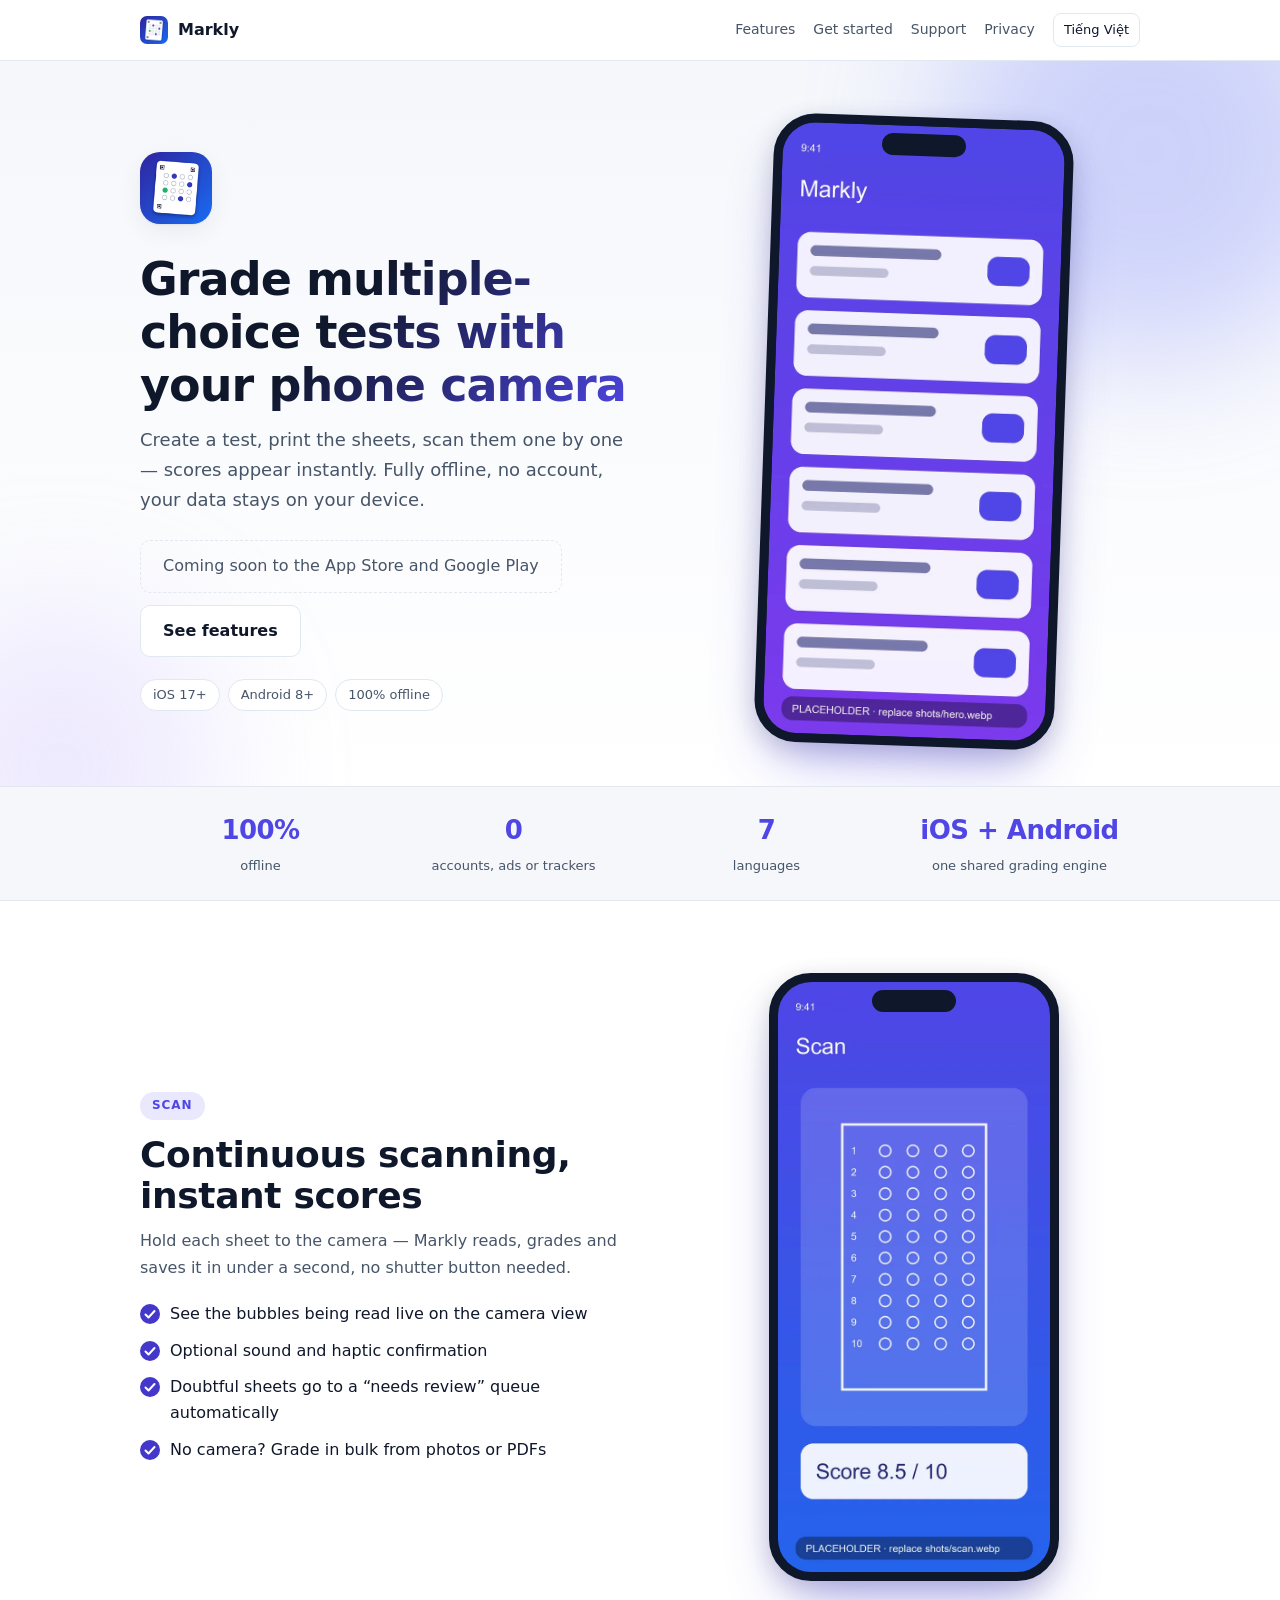
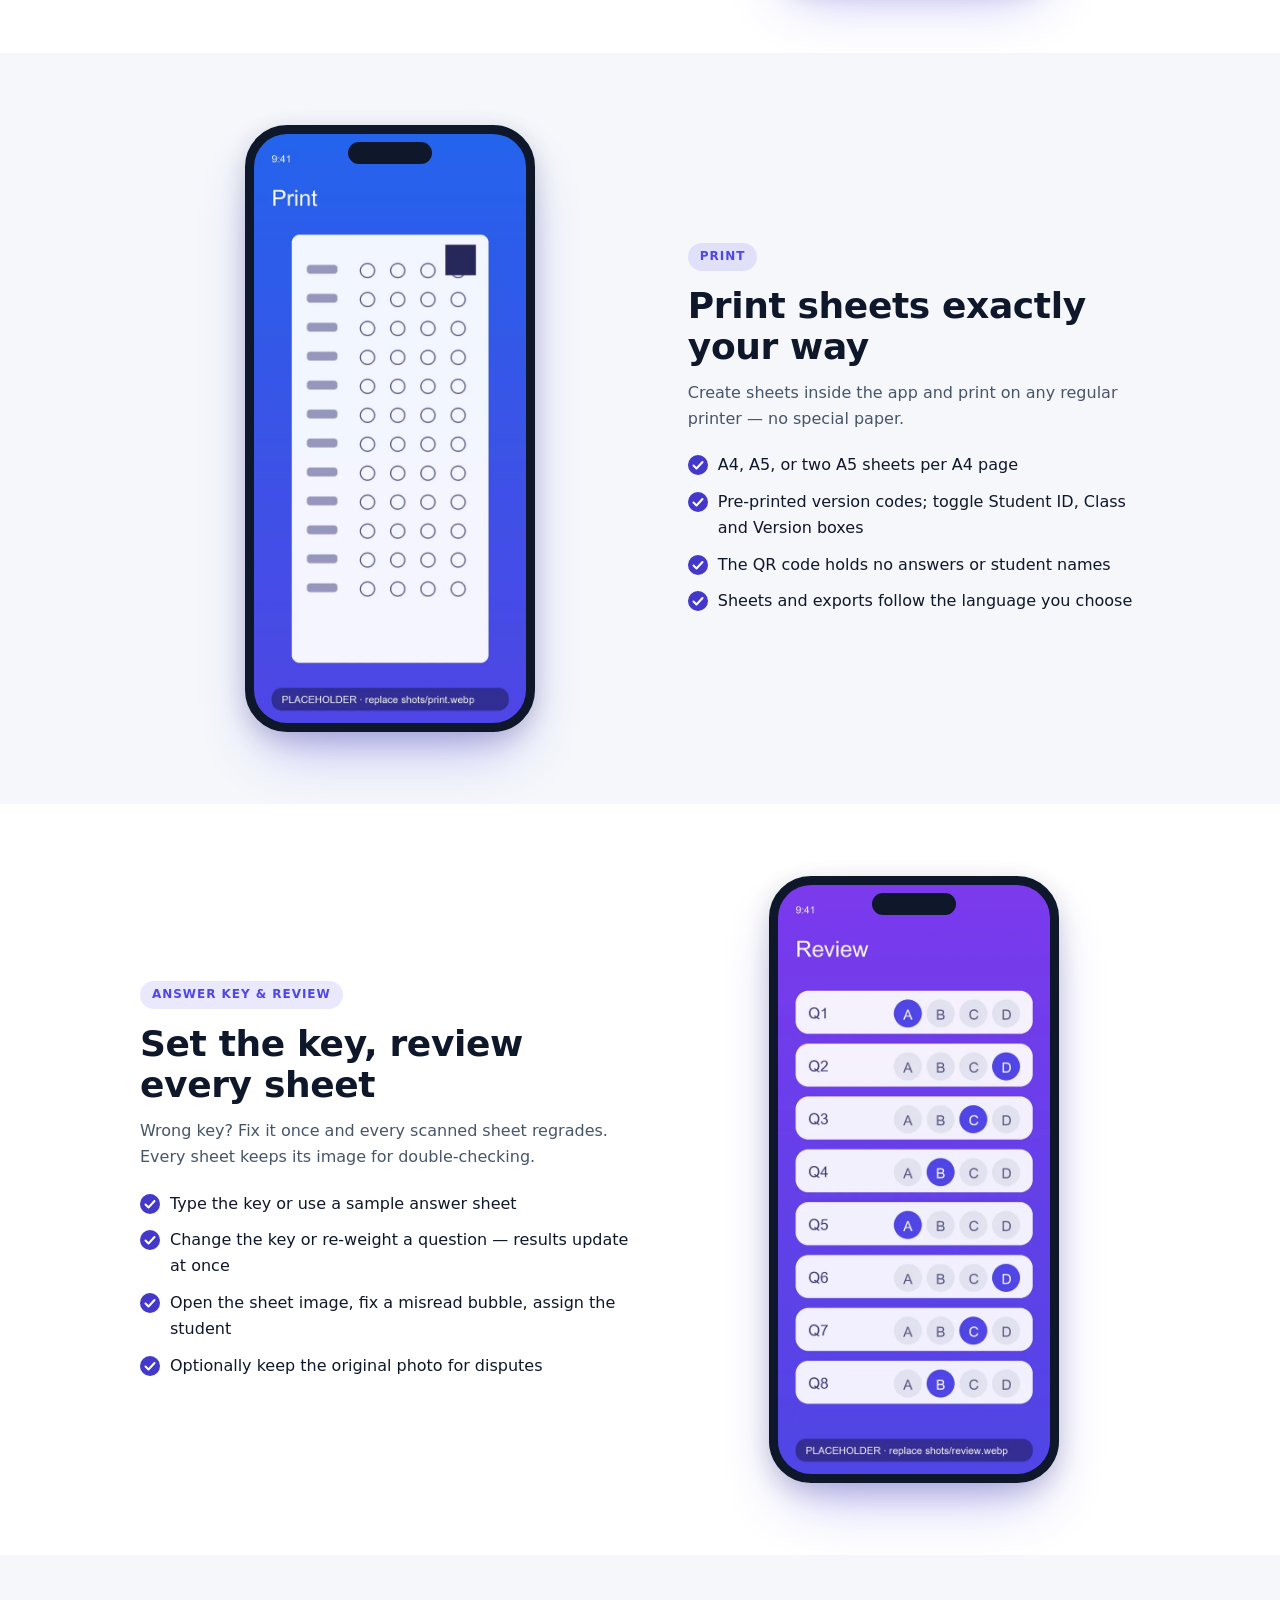
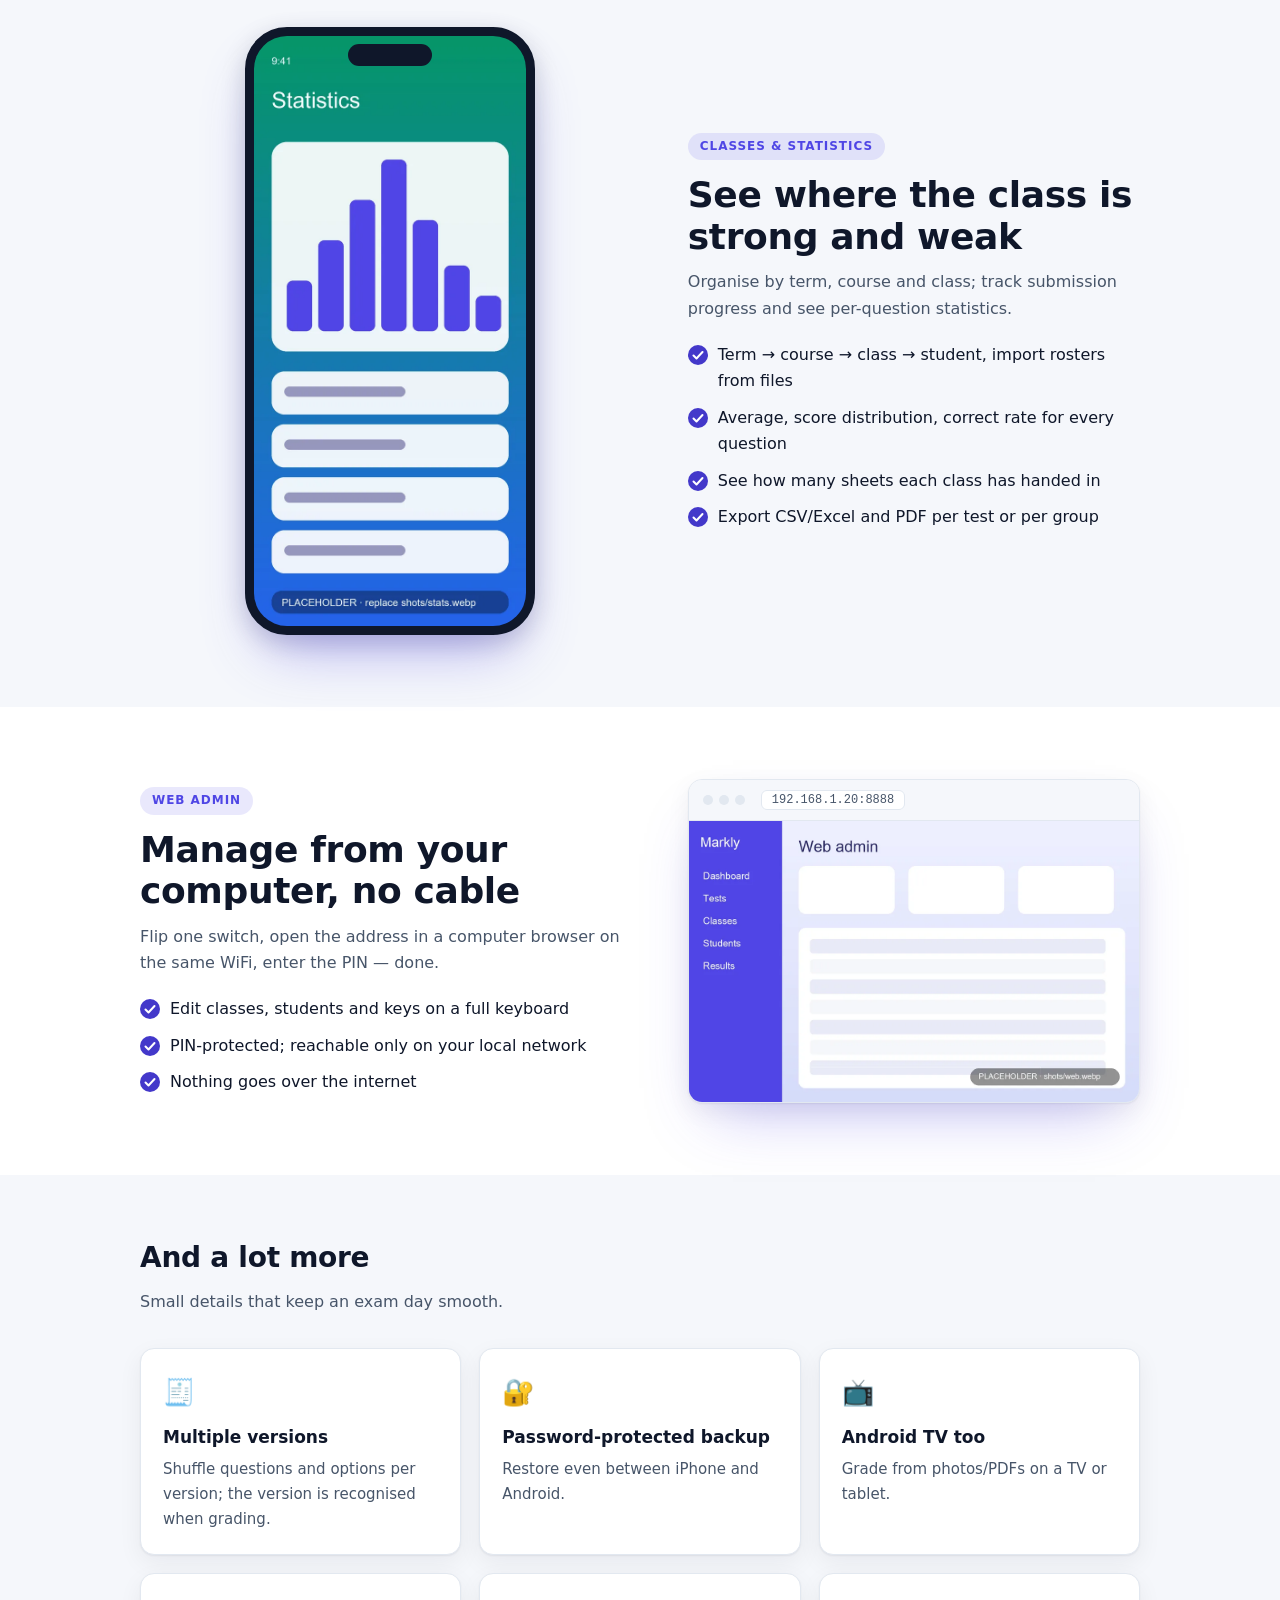
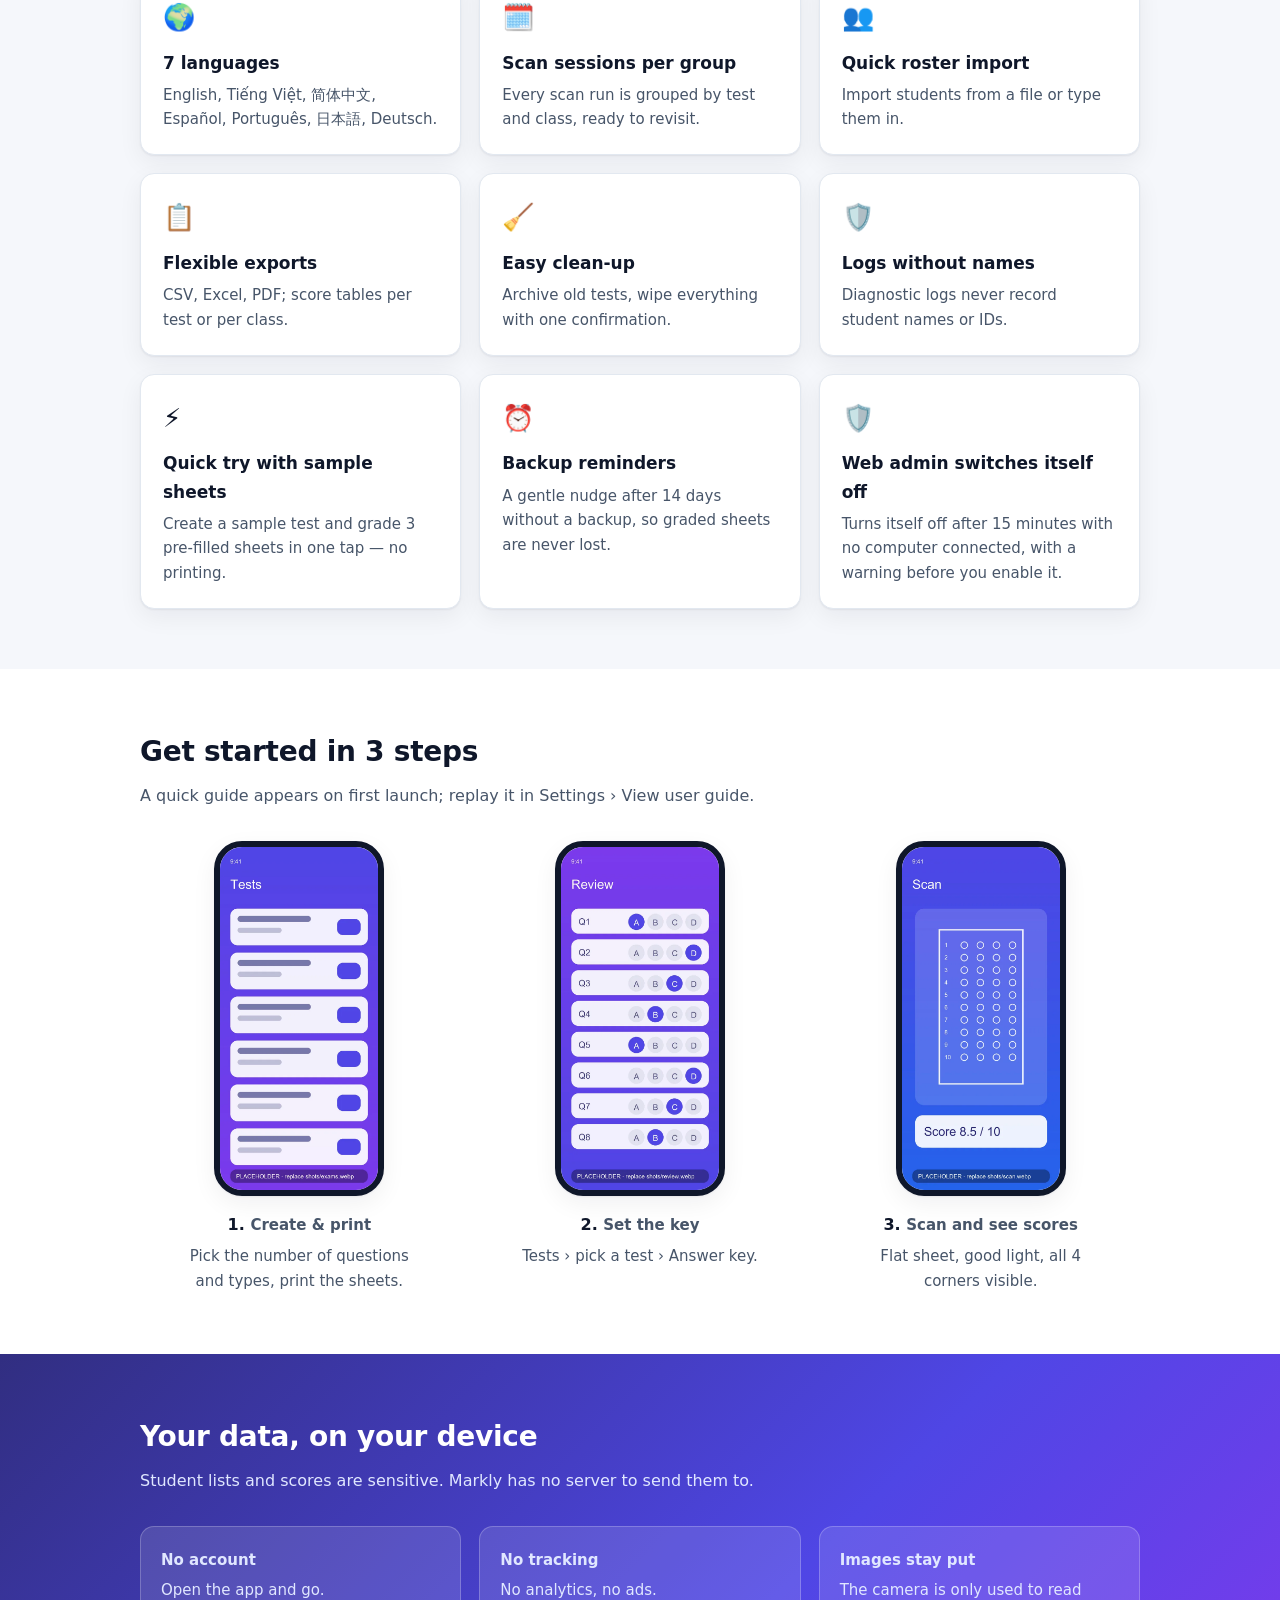
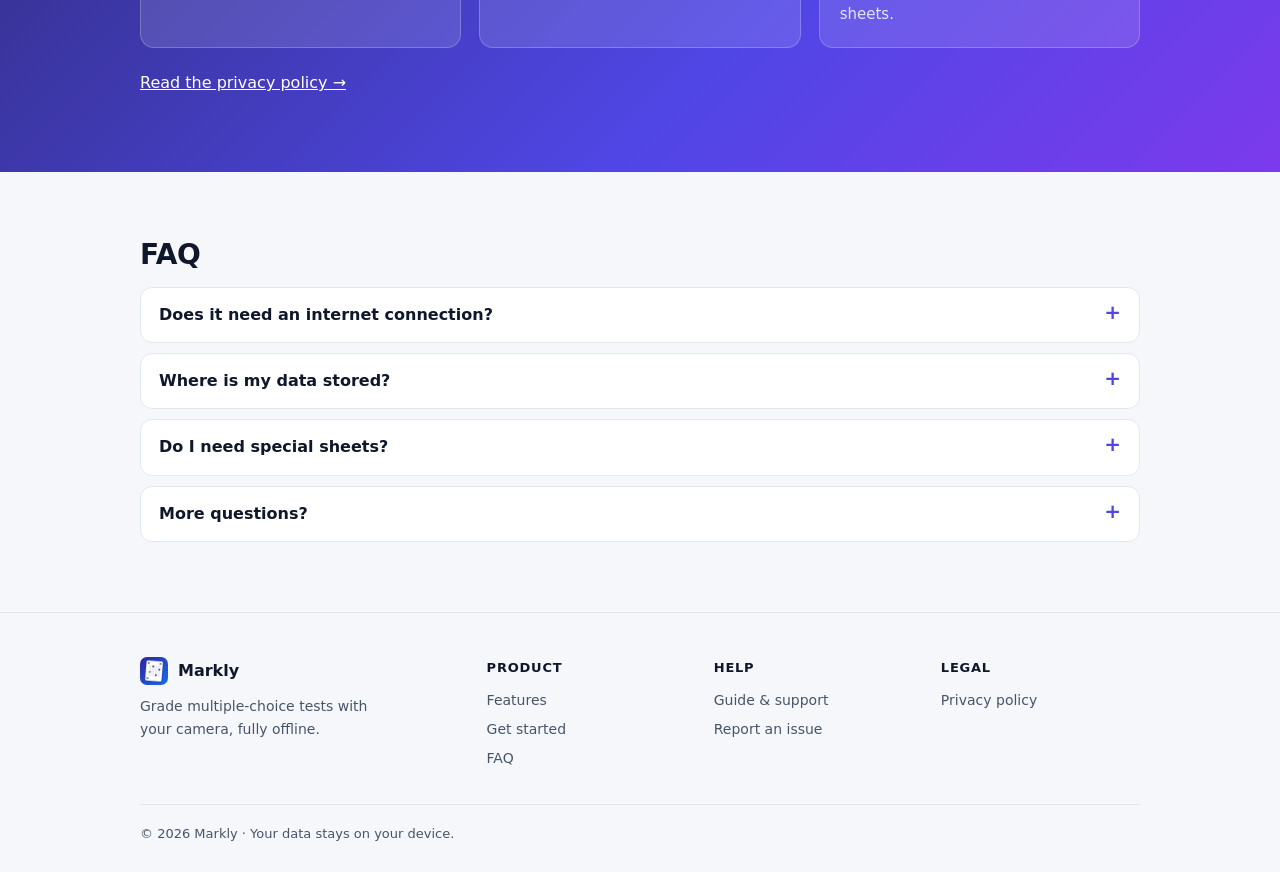
<file: index.html>
<!doctype html>
<html lang="vi">
<head>
<meta charset="utf-8">
<meta name="viewport" content="width=device-width,initial-scale=1">
<title>Markly — Grade multiple-choice tests with your camera</title>
<meta name="description" content="Markly chấm phiếu trắc nghiệm bằng camera, hoàn toàn offline. / Markly grades multiple-choice answer sheets with your camera, fully offline.">
<meta name="theme-color" content="#4f46e5">
<meta name="color-scheme" content="light dark">
<link rel="canonical" href="https://mvmanh.github.io/markly-app/">
<meta property="og:type" content="website">
<meta property="og:site_name" content="Markly">
<meta property="og:title" content="Markly — Grade multiple-choice tests with your camera">
<meta property="og:description" content="Markly chấm phiếu trắc nghiệm bằng camera, hoàn toàn offline. / Markly grades multiple-choice answer sheets with your camera, fully offline.">
<meta property="og:url" content="https://mvmanh.github.io/markly-app/">
<meta property="og:image" content="https://mvmanh.github.io/markly-app/og-image.jpg">
<meta property="og:image:width" content="1200">
<meta property="og:image:height" content="630">
<meta name="twitter:card" content="summary_large_image">
<meta name="twitter:title" content="Markly — Grade multiple-choice tests with your camera">
<meta name="twitter:description" content="Markly chấm phiếu trắc nghiệm bằng camera, hoàn toàn offline. / Markly grades multiple-choice answer sheets with your camera, fully offline.">
<meta name="twitter:image" content="https://mvmanh.github.io/markly-app/og-image.jpg">
<script type="application/ld+json">{"@context": "https://schema.org", "@type": "SoftwareApplication", "name": "Markly", "applicationCategory": "EducationalApplication", "operatingSystem": "iOS, Android", "description": "Grade multiple-choice answer sheets with your phone camera, fully offline.", "url": "https://mvmanh.github.io/markly-app/", "image": "https://mvmanh.github.io/markly-app/icon-128.png", "inLanguage": ["en", "vi", "zh-Hans", "es", "pt-BR", "ja", "de"]}</script>
<link rel="icon" href="favicon.png">
<link rel="apple-touch-icon" href="apple-touch-icon.png">
<link rel="stylesheet" href="style.css">
<script>document.documentElement.className+=" js"</script>
<script src="lang.js"></script>
</head>
<body data-tvi="Markly — Chấm trắc nghiệm bằng camera" data-ten="Markly — Grade multiple-choice tests with your camera">
<a class="skip" href="#main"><span data-l="vi">Bỏ qua điều hướng</span><span data-l="en">Skip to content</span></a>
<header class="nav"><div class="wrap">
  <a class="brand" href="./"><img src="icon-128.png" alt=""><span>Markly</span></a>
  <nav>
    <a class="hide-sm" href="./#features"><span data-l="vi">Tính năng</span><span data-l="en">Features</span></a>
    <a class="hide-sm" href="./#start"><span data-l="vi">Bắt đầu</span><span data-l="en">Get started</span></a>
    <a href="support.html"><span data-l="vi">Hỗ trợ</span><span data-l="en">Support</span></a>
    <a href="privacy.html"><span data-l="vi">Quyền riêng tư</span><span data-l="en">Privacy</span></a>
    <button class="lang" id="lang" type="button">English</button>
  </nav>
</div></header>

<main id="main">
<div class="hero"><div class="wrap split">
  <div class="txt">
    <img class="logo" src="icon-128.png" alt="Markly" width="72" height="72">
    <h1><span data-l="vi">Chấm bài trắc nghiệm bằng camera điện thoại</span><span data-l="en">Grade multiple-choice tests with your phone camera</span></h1>
    <p class="lead"><span data-l="vi">Tạo bài, in phiếu, quét từng tờ — điểm hiện ngay. Hoàn toàn offline, không tài khoản, dữ liệu chỉ nằm trên máy bạn.</span><span data-l="en">Create a test, print the sheets, scan them one by one — scores appear instantly. Fully offline, no account, your data stays on your device.</span></p>
    <div class="btns"><span class="soon"><span data-l="vi">Sắp có trên App Store và Google Play</span><span data-l="en">Coming soon to the App Store and Google Play</span></span><a class="btn" href="#features"><span data-l="vi">Xem tính năng</span><span data-l="en">See features</span></a></div>
    <div class="badges"><span class="badge">iOS 17+</span><span class="badge">Android 8+</span><span class="badge">100% offline</span></div>
  </div>
  <figure class="shot"><div class="phone"><img src="shots/hero.webp" width="600" height="1300" alt="Markly home screen"></div></figure>
</div></div>

<div class="stats"><div class="wrap">
  <div><b>100%</b><span><span data-l="vi">offline</span><span data-l="en">offline</span></span></div>
  <div><b>0</b><span><span data-l="vi">tài khoản, quảng cáo, theo dõi</span><span data-l="en">accounts, ads or trackers</span></span></div>
  <div><b>7</b><span><span data-l="vi">ngôn ngữ</span><span data-l="en">languages</span></span></div>
  <div><b>iOS + Android</b><span><span data-l="vi">dùng chung một lõi chấm</span><span data-l="en">one shared grading engine</span></span></div>
</div></div>

<div id="features"></div>
<section class="feat"><div class="wrap split">
  <div class="txt reveal">
    <span class="kicker"><span data-l="vi">Quét</span><span data-l="en">Scan</span></span>
    <h2><span data-l="vi">Quét liên tục, điểm hiện ngay</span><span data-l="en">Continuous scanning, instant scores</span></h2>
    <p class="sub"><span data-l="vi">Đưa từng phiếu vào camera — Markly đọc, chấm và lưu trong chưa đầy một giây, không cần bấm chụp.</span><span data-l="en">Hold each sheet to the camera — Markly reads, grades and saves it in under a second, no shutter button needed.</span></p>
    <ul class="ticks">
        <li><span data-l="vi">Hiện ô đang đọc ngay trên khung camera</span><span data-l="en">See the bubbles being read live on the camera view</span></li>
        <li><span data-l="vi">Âm thanh và rung xác nhận (tùy chọn)</span><span data-l="en">Optional sound and haptic confirmation</span></li>
        <li><span data-l="vi">Phiếu nghi ngờ tự vào hàng đợi “cần xem lại”</span><span data-l="en">Doubtful sheets go to a “needs review” queue automatically</span></li>
        <li><span data-l="vi">Không có camera? Chấm hàng loạt từ ảnh hoặc PDF</span><span data-l="en">No camera? Grade in bulk from photos or PDFs</span></li>
    </ul>
  </div>
  <figure class="shot reveal"><div class="phone"><img src="shots/scan.webp" width="600" height="1300" alt="Scanning a sheet with the camera" loading="lazy"></div></figure>
</div></section>
<section class="feat alt"><div class="wrap split flip">
  <div class="txt reveal">
    <span class="kicker"><span data-l="vi">In phiếu</span><span data-l="en">Print</span></span>
    <h2><span data-l="vi">In phiếu đúng ý bạn</span><span data-l="en">Print sheets exactly your way</span></h2>
    <p class="sub"><span data-l="vi">Tạo phiếu ngay trong app, in bằng máy in thường — không cần mua giấy chuyên dụng.</span><span data-l="en">Create sheets inside the app and print on any regular printer — no special paper.</span></p>
    <ul class="ticks">
        <li><span data-l="vi">Khổ A4, A5 hoặc 2 phiếu A5 trên một tờ A4</span><span data-l="en">A4, A5, or two A5 sheets per A4 page</span></li>
        <li><span data-l="vi">In sẵn mã đề; bật/tắt ô Mã SV, Lớp, Mã đề</span><span data-l="en">Pre-printed version codes; toggle Student ID, Class and Version boxes</span></li>
        <li><span data-l="vi">Mã QR trên phiếu không chứa đáp án hay tên sinh viên</span><span data-l="en">The QR code holds no answers or student names</span></li>
        <li><span data-l="vi">Phiếu và tệp xuất theo ngôn ngữ bạn chọn</span><span data-l="en">Sheets and exports follow the language you choose</span></li>
    </ul>
  </div>
  <figure class="shot reveal"><div class="phone"><img src="shots/print.webp" width="600" height="1300" alt="Print-ready answer sheet" loading="lazy"></div></figure>
</div></section>
<section class="feat"><div class="wrap split">
  <div class="txt reveal">
    <span class="kicker"><span data-l="vi">Đáp án & xem lại</span><span data-l="en">Answer key & review</span></span>
    <h2><span data-l="vi">Nhập đáp án, xem lại từng bài</span><span data-l="en">Set the key, review every sheet</span></h2>
    <p class="sub"><span data-l="vi">Sai đáp án? Sửa một lần, mọi bài đã quét tự chấm lại. Mọi bài đều giữ ảnh để đối chiếu.</span><span data-l="en">Wrong key? Fix it once and every scanned sheet regrades. Every sheet keeps its image for double-checking.</span></p>
    <ul class="ticks">
        <li><span data-l="vi">Nhập đáp án tay hoặc dùng một bài làm mẫu</span><span data-l="en">Type the key or use a sample answer sheet</span></li>
        <li><span data-l="vi">Đổi đáp án, cho điểm lại — kết quả cập nhật ngay</span><span data-l="en">Change the key or re-weight a question — results update at once</span></li>
        <li><span data-l="vi">Xem lại ảnh phiếu, sửa ô đọc sai, gắn tên sinh viên</span><span data-l="en">Open the sheet image, fix a misread bubble, assign the student</span></li>
        <li><span data-l="vi">Lưu ảnh gốc để đối chiếu khi có thắc mắc (tùy chọn)</span><span data-l="en">Optionally keep the original photo for disputes</span></li>
    </ul>
  </div>
  <figure class="shot reveal"><div class="phone"><img src="shots/review.webp" width="600" height="1300" alt="Answer key and review screen" loading="lazy"></div></figure>
</div></section>
<section class="feat alt"><div class="wrap split flip">
  <div class="txt reveal">
    <span class="kicker"><span data-l="vi">Lớp học & thống kê</span><span data-l="en">Classes & statistics</span></span>
    <h2><span data-l="vi">Biết lớp học tốt ở đâu, yếu ở đâu</span><span data-l="en">See where the class is strong and weak</span></h2>
    <p class="sub"><span data-l="vi">Sắp xếp theo học kỳ, môn và lớp; theo dõi tiến độ thu bài và xem thống kê từng câu hỏi.</span><span data-l="en">Organise by term, course and class; track submission progress and see per-question statistics.</span></p>
    <ul class="ticks">
        <li><span data-l="vi">Học kỳ → môn → lớp → sinh viên, nhập danh sách từ tệp</span><span data-l="en">Term → course → class → student, import rosters from files</span></li>
        <li><span data-l="vi">Điểm trung bình, phân bố điểm, tỉ lệ đúng từng câu</span><span data-l="en">Average, score distribution, correct rate for every question</span></li>
        <li><span data-l="vi">Theo dõi lớp nào đã nộp bao nhiêu bài</span><span data-l="en">See how many sheets each class has handed in</span></li>
        <li><span data-l="vi">Xuất CSV/Excel và PDF theo bài hoặc theo nhóm</span><span data-l="en">Export CSV/Excel and PDF per test or per group</span></li>
    </ul>
  </div>
  <figure class="shot reveal"><div class="phone"><img src="shots/stats.webp" width="600" height="1300" alt="Class statistics" loading="lazy"></div></figure>
</div></section>
<section class="feat"><div class="wrap split">
  <div class="txt reveal">
    <span class="kicker"><span data-l="vi">Web quản trị</span><span data-l="en">Web admin</span></span>
    <h2><span data-l="vi">Quản lý trên máy tính, không cần cáp</span><span data-l="en">Manage from your computer, no cable</span></h2>
    <p class="sub"><span data-l="vi">Bật một công tắc, mở địa chỉ trên trình duyệt máy tính cùng mạng WiFi, nhập PIN là xong.</span><span data-l="en">Flip one switch, open the address in a computer browser on the same WiFi, enter the PIN — done.</span></p>
    <ul class="ticks">
        <li><span data-l="vi">Sửa lớp, sinh viên, đáp án trên bàn phím lớn</span><span data-l="en">Edit classes, students and keys on a full keyboard</span></li>
        <li><span data-l="vi">Có mã PIN; chỉ truy cập được trong mạng nội bộ</span><span data-l="en">PIN-protected; reachable only on your local network</span></li>
        <li><span data-l="vi">Không có dữ liệu nào đi qua internet</span><span data-l="en">Nothing goes over the internet</span></li>
    </ul>
  </div>
  <figure class="shot reveal"><div class="browser"><div class="bar"><i></i><i></i><i></i><span>192.168.1.20:8888</span></div><img src="shots/web.webp" width="1120" height="700" alt="Web admin in a browser" loading="lazy"></div></figure>
</div></section>

<section class="alt" id="more"><div class="wrap">
  <h2><span data-l="vi">Và còn nhiều hơn thế</span><span data-l="en">And a lot more</span></h2>
  <p class="sub"><span data-l="vi">Những chi tiết nhỏ giúp một kỳ thi trôi chảy.</span><span data-l="en">Small details that keep an exam day smooth.</span></p>
  <div class="grid">
    <div class="card reveal"><div class="ic">🧾</div><h3><span data-l="vi">Nhiều mã đề</span><span data-l="en">Multiple versions</span></h3><p><span data-l="vi">Xáo thứ tự câu/đáp án theo từng mã đề, tự nhận mã đề khi chấm.</span><span data-l="en">Shuffle questions and options per version; the version is recognised when grading.</span></p></div>
    <div class="card reveal"><div class="ic">🔐</div><h3><span data-l="vi">Sao lưu có mật khẩu</span><span data-l="en">Password-protected backup</span></h3><p><span data-l="vi">Khôi phục được cả giữa iPhone và Android.</span><span data-l="en">Restore even between iPhone and Android.</span></p></div>
    <div class="card reveal"><div class="ic">📺</div><h3><span data-l="vi">Cả Android TV</span><span data-l="en">Android TV too</span></h3><p><span data-l="vi">Chấm từ ảnh/PDF ngay trên TV hoặc máy tính bảng.</span><span data-l="en">Grade from photos/PDFs on a TV or tablet.</span></p></div>
    <div class="card reveal"><div class="ic">🌍</div><h3><span data-l="vi">7 ngôn ngữ</span><span data-l="en">7 languages</span></h3><p><span data-l="vi">English, Tiếng Việt, 简体中文, Español, Português, 日本語, Deutsch.</span><span data-l="en">English, Tiếng Việt, 简体中文, Español, Português, 日本語, Deutsch.</span></p></div>
    <div class="card reveal"><div class="ic">🗓️</div><h3><span data-l="vi">Phiên quét theo nhóm</span><span data-l="en">Scan sessions per group</span></h3><p><span data-l="vi">Mỗi lần quét gom theo bài và lớp, xem lại bất cứ lúc nào.</span><span data-l="en">Every scan run is grouped by test and class, ready to revisit.</span></p></div>
    <div class="card reveal"><div class="ic">👥</div><h3><span data-l="vi">Nhập danh sách nhanh</span><span data-l="en">Quick roster import</span></h3><p><span data-l="vi">Nhập sinh viên từ tệp hoặc gõ tay.</span><span data-l="en">Import students from a file or type them in.</span></p></div>
    <div class="card reveal"><div class="ic">📋</div><h3><span data-l="vi">Xuất đủ kiểu</span><span data-l="en">Flexible exports</span></h3><p><span data-l="vi">CSV, Excel, PDF; bảng điểm theo bài hoặc theo lớp.</span><span data-l="en">CSV, Excel, PDF; score tables per test or per class.</span></p></div>
    <div class="card reveal"><div class="ic">🧹</div><h3><span data-l="vi">Dọn dẹp dễ dàng</span><span data-l="en">Easy clean-up</span></h3><p><span data-l="vi">Lưu trữ bài cũ, xóa toàn bộ dữ liệu bằng một lần xác nhận.</span><span data-l="en">Archive old tests, wipe everything with one confirmation.</span></p></div>
    <div class="card reveal"><div class="ic">🛡️</div><h3><span data-l="vi">Nhật ký không chứa tên</span><span data-l="en">Logs without names</span></h3><p><span data-l="vi">Nhật ký chẩn đoán không bao giờ ghi tên hay mã sinh viên.</span><span data-l="en">Diagnostic logs never record student names or IDs.</span></p></div>
    <div class="card reveal"><div class="ic">⚡</div><h3><span data-l="vi">Thử nhanh bằng phiếu mẫu</span><span data-l="en">Quick try with sample sheets</span></h3><p><span data-l="vi">Tạo bài mẫu và chấm 3 phiếu đã tô sẵn chỉ bằng một chạm, không cần in giấy.</span><span data-l="en">Create a sample test and grade 3 pre-filled sheets in one tap — no printing.</span></p></div>
    <div class="card reveal"><div class="ic">⏰</div><h3><span data-l="vi">Nhắc sao lưu</span><span data-l="en">Backup reminders</span></h3><p><span data-l="vi">Nhắc nhẹ khi đã 14 ngày chưa sao lưu để không mất bài đã chấm.</span><span data-l="en">A gentle nudge after 14 days without a backup, so graded sheets are never lost.</span></p></div>
    <div class="card reveal"><div class="ic">🛡️</div><h3><span data-l="vi">Web tự tắt khi không dùng</span><span data-l="en">Web admin switches itself off</span></h3><p><span data-l="vi">Tự tắt sau 15 phút không có máy tính kết nối; có cảnh báo trước khi bật.</span><span data-l="en">Turns itself off after 15 minutes with no computer connected, with a warning before you enable it.</span></p></div>
  </div>
</div></section>

<section id="start"><div class="wrap">
  <h2><span data-l="vi">Bắt đầu trong 3 bước</span><span data-l="en">Get started in 3 steps</span></h2>
  <p class="sub"><span data-l="vi">Lần đầu mở app sẽ có hướng dẫn nhanh; xem lại ở Cài đặt › Xem hướng dẫn sử dụng.</span><span data-l="en">A quick guide appears on first launch; replay it in Settings › View user guide.</span></p>
  <ol class="steps3">
    <li class="reveal"><div class="mini"><img src="shots/exams.webp" width="600" height="1300" alt="" loading="lazy"></div><b><span data-l="vi">Tạo bài &amp; in phiếu</span><span data-l="en">Create &amp; print</span></b><span><span data-l="vi">Chọn số câu và kiểu câu hỏi, in phiếu.</span><span data-l="en">Pick the number of questions and types, print the sheets.</span></span></li>
    <li class="reveal"><div class="mini"><img src="shots/review.webp" width="600" height="1300" alt="" loading="lazy"></div><b><span data-l="vi">Nhập đáp án</span><span data-l="en">Set the key</span></b><span><span data-l="vi">Bài kiểm tra › chọn bài › Đáp án.</span><span data-l="en">Tests › pick a test › Answer key.</span></span></li>
    <li class="reveal"><div class="mini"><img src="shots/scan.webp" width="600" height="1300" alt="" loading="lazy"></div><b><span data-l="vi">Quét và xem điểm</span><span data-l="en">Scan and see scores</span></b><span><span data-l="vi">Đặt phiếu phẳng, đủ sáng, thấy 4 góc.</span><span data-l="en">Flat sheet, good light, all 4 corners visible.</span></span></li>
  </ol>
</div></section>

<section class="privacy"><div class="wrap">
  <h2><span data-l="vi">Dữ liệu của bạn, trên máy của bạn</span><span data-l="en">Your data, on your device</span></h2>
  <p class="sub"><span data-l="vi">Danh sách sinh viên và điểm số là thông tin nhạy cảm. Markly không có máy chủ nào để gửi chúng đi.</span><span data-l="en">Student lists and scores are sensitive. Markly has no server to send them to.</span></p>
  <div class="grid">
    <div class="pcard"><b><span data-l="vi">Không tài khoản</span><span data-l="en">No account</span></b><span><span data-l="vi">Mở app là dùng được.</span><span data-l="en">Open the app and go.</span></span></div>
    <div class="pcard"><b><span data-l="vi">Không theo dõi</span><span data-l="en">No tracking</span></b><span><span data-l="vi">Không analytics, không quảng cáo.</span><span data-l="en">No analytics, no ads.</span></span></div>
    <div class="pcard"><b><span data-l="vi">Ảnh ở lại trên máy</span><span data-l="en">Images stay put</span></b><span><span data-l="vi">Camera chỉ dùng để đọc phiếu.</span><span data-l="en">The camera is only used to read sheets.</span></span></div>
  </div>
  <p style="margin-top:22px"><a href="privacy.html"><span data-l="vi">Đọc chính sách quyền riêng tư →</span><span data-l="en">Read the privacy policy →</span></a></p>
</div></section>

<section id="faq" class="alt"><div class="wrap">
  <h2>FAQ</h2>
  <details><summary><span data-l="vi">Cần kết nối internet không?</span><span data-l="en">Does it need an internet connection?</span></summary><p><span data-l="vi">Không. Mọi xử lý diễn ra trên thiết bị. Web quản trị (tùy chọn) chỉ hoạt động trong mạng WiFi nội bộ.</span><span data-l="en">No. Everything is processed on the device. The optional web admin only works on your local WiFi.</span></p></details>
  <details><summary><span data-l="vi">Dữ liệu của tôi được lưu ở đâu?</span><span data-l="en">Where is my data stored?</span></summary><p><span data-l="vi">Chỉ trong bộ nhớ riêng của ứng dụng trên thiết bị. Hãy dùng Cài đặt › Sao lưu &amp; khôi phục để lưu bản sao có mật khẩu.</span><span data-l="en">Only in the app's private storage on your device. Use Settings › Backup &amp; restore for a password-protected copy.</span></p></details>
  <details><summary><span data-l="vi">Tôi cần phiếu riêng không?</span><span data-l="en">Do I need special sheets?</span></summary><p><span data-l="vi">Có, hãy in phiếu từ chính Markly (A4, A5 hoặc 2 phiếu A5 trên một tờ A4). Mã QR trên phiếu không chứa đáp án hay tên sinh viên.</span><span data-l="en">Yes, print the sheets from Markly itself (A4, A5 or two A5 per A4). The QR code on the sheet contains no answers or student names.</span></p></details>
  <details><summary><span data-l="vi">Còn câu hỏi khác?</span><span data-l="en">More questions?</span></summary><p><span data-l="vi">Xem trang <a href="support.html">Hỗ trợ</a>.</span><span data-l="en">See the <a href="support.html">Support</a> page.</span></p></details>
</div></section>
</main>

<footer><div class="wrap fgrid">
  <div class="fbrand"><a class="brand" href="./"><img src="icon-128.png" alt="" width="28" height="28"><span>Markly</span></a>
    <p><span data-l="vi">Chấm trắc nghiệm bằng camera, hoàn toàn offline.</span><span data-l="en">Grade multiple-choice tests with your camera, fully offline.</span></p></div>
  <div><h4><span data-l="vi">Sản phẩm</span><span data-l="en">Product</span></h4>
    <a href="./#features"><span data-l="vi">Tính năng</span><span data-l="en">Features</span></a>
    <a href="./#start"><span data-l="vi">Bắt đầu</span><span data-l="en">Get started</span></a>
    <a href="./#faq">FAQ</a></div>
  <div><h4><span data-l="vi">Hỗ trợ</span><span data-l="en">Help</span></h4>
    <a href="support.html"><span data-l="vi">Hướng dẫn &amp; hỗ trợ</span><span data-l="en">Guide &amp; support</span></a>
    <a href="https://github.com/mvmanh/markly-app/issues"><span data-l="vi">Báo lỗi / góp ý</span><span data-l="en">Report an issue</span></a></div>
  <div><h4><span data-l="vi">Pháp lý</span><span data-l="en">Legal</span></h4>
    <a href="privacy.html"><span data-l="vi">Quyền riêng tư</span><span data-l="en">Privacy policy</span></a></div>
  <div class="copy">© 2026 Markly · <span data-l="vi">Dữ liệu của bạn ở lại trên máy bạn.</span><span data-l="en">Your data stays on your device.</span></div>
</div></footer>
<script src="site.js" defer></script>
</body>
</html>
</file>
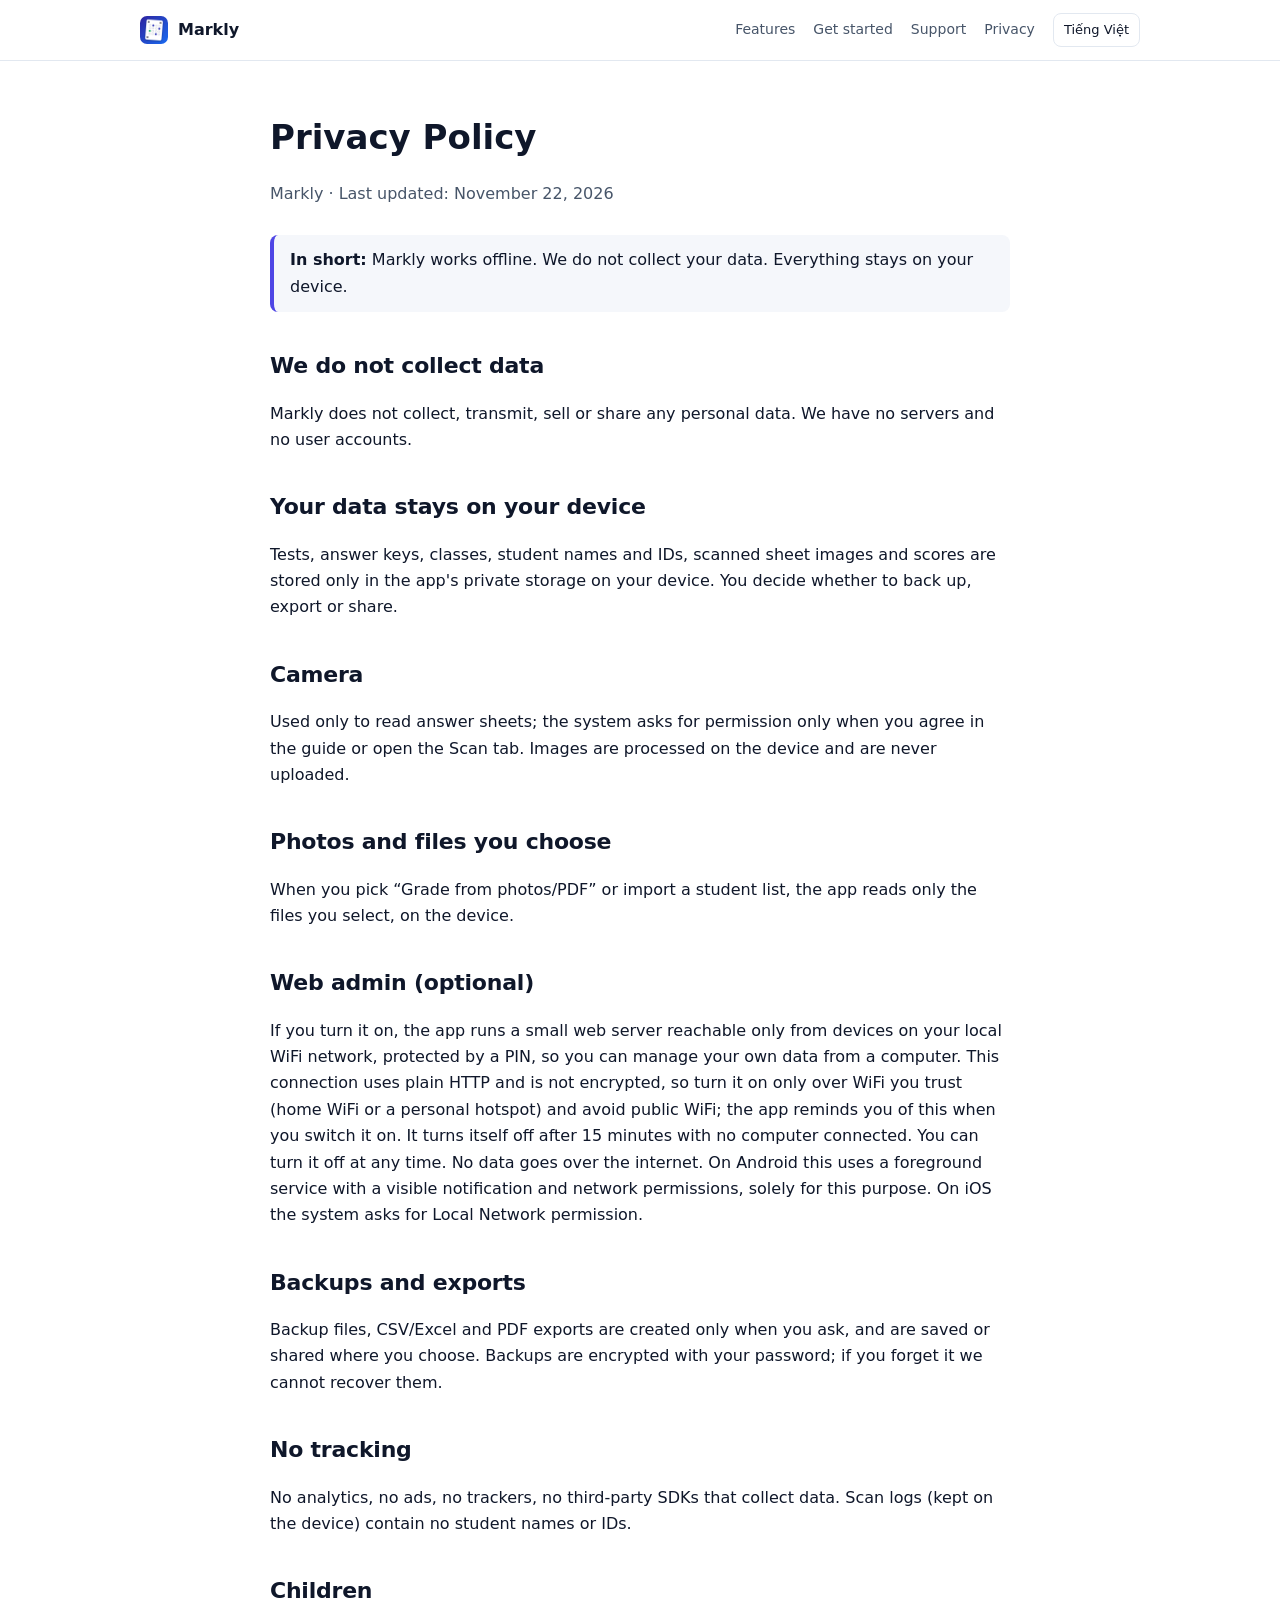
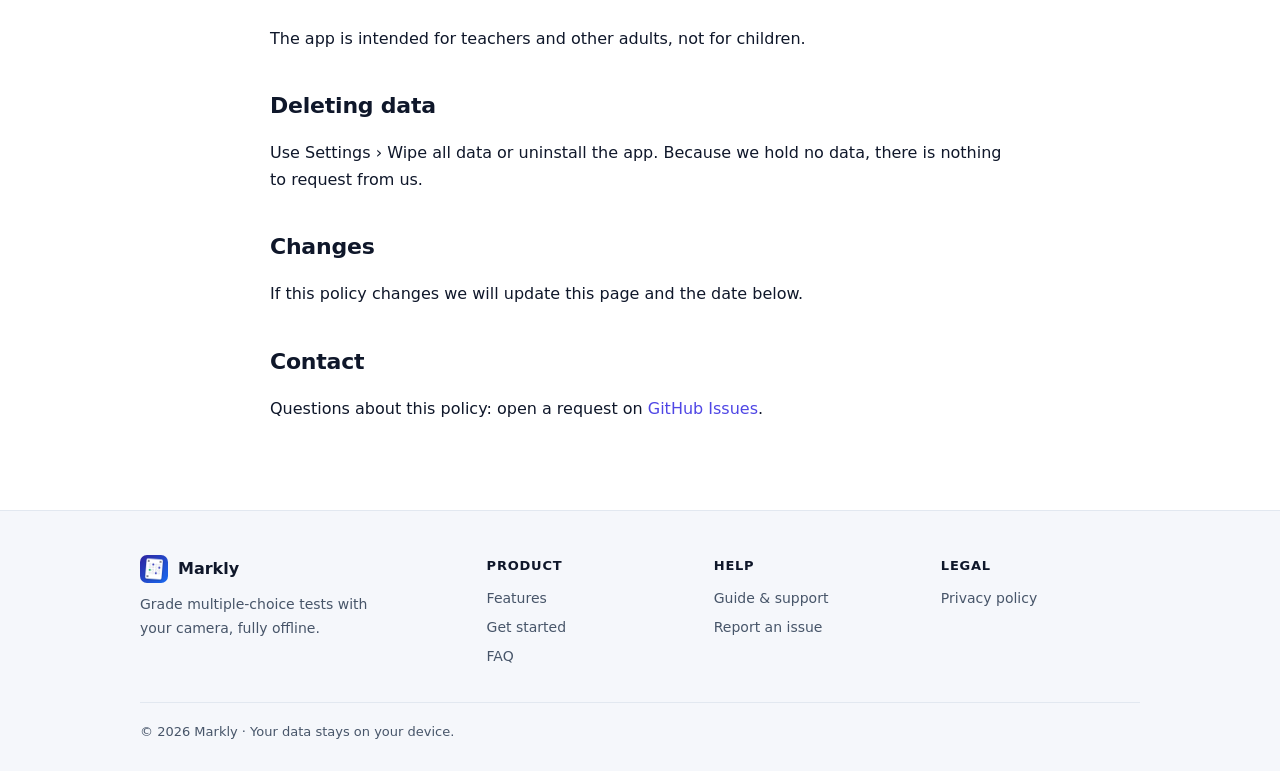
<file: privacy.html>
<!doctype html>
<html lang="vi">
<head>
<meta charset="utf-8">
<meta name="viewport" content="width=device-width,initial-scale=1">
<title>Privacy Policy — Markly</title>
<meta name="description" content="Chính sách quyền riêng tư của Markly: không thu thập dữ liệu, mọi thứ ở trên máy bạn. / Markly privacy policy: no data collected, everything stays on your device.">
<meta name="theme-color" content="#4f46e5">
<meta name="color-scheme" content="light dark">
<link rel="canonical" href="https://mvmanh.github.io/markly-app/privacy.html">
<meta property="og:type" content="website">
<meta property="og:site_name" content="Markly">
<meta property="og:title" content="Privacy Policy — Markly">
<meta property="og:description" content="Chính sách quyền riêng tư của Markly: không thu thập dữ liệu, mọi thứ ở trên máy bạn. / Markly privacy policy: no data collected, everything stays on your device.">
<meta property="og:url" content="https://mvmanh.github.io/markly-app/privacy.html">
<meta property="og:image" content="https://mvmanh.github.io/markly-app/og-image.jpg">
<meta property="og:image:width" content="1200">
<meta property="og:image:height" content="630">
<meta name="twitter:card" content="summary_large_image">
<meta name="twitter:title" content="Privacy Policy — Markly">
<meta name="twitter:description" content="Chính sách quyền riêng tư của Markly: không thu thập dữ liệu, mọi thứ ở trên máy bạn. / Markly privacy policy: no data collected, everything stays on your device.">
<meta name="twitter:image" content="https://mvmanh.github.io/markly-app/og-image.jpg">
<link rel="icon" href="favicon.png">
<link rel="apple-touch-icon" href="apple-touch-icon.png">
<link rel="stylesheet" href="style.css">
<script src="lang.js"></script>
</head>
<body data-tvi="Chính sách quyền riêng tư — Markly" data-ten="Privacy Policy — Markly">
<a class="skip" href="#main"><span data-l="vi">Bỏ qua điều hướng</span><span data-l="en">Skip to content</span></a>
<header class="nav"><div class="wrap">
  <a class="brand" href="./"><img src="icon-128.png" alt=""><span>Markly</span></a>
  <nav>
    <a class="hide-sm" href="./#features"><span data-l="vi">Tính năng</span><span data-l="en">Features</span></a>
    <a class="hide-sm" href="./#start"><span data-l="vi">Bắt đầu</span><span data-l="en">Get started</span></a>
    <a href="support.html"><span data-l="vi">Hỗ trợ</span><span data-l="en">Support</span></a>
    <a href="privacy.html"><span data-l="vi">Quyền riêng tư</span><span data-l="en">Privacy</span></a>
    <button class="lang" id="lang" type="button">English</button>
  </nav>
</div></header>

<main id="main" class="wrap doc">
  <h1><span data-l="vi">Chính sách quyền riêng tư</span><span data-l="en">Privacy Policy</span></h1>
  <p class="meta">Markly · <span data-l="vi">Cập nhật: 22/11/2026</span><span data-l="en">Last updated: November 22, 2026</span></p>
  <div class="note"><span data-l="vi"><b>Tóm tắt:</b> Markly hoạt động offline. Chúng tôi không thu thập dữ liệu của bạn. Mọi thứ nằm trên thiết bị của bạn.</span><span data-l="en"><b>In short:</b> Markly works offline. We do not collect your data. Everything stays on your device.</span></div>
  <h2><span data-l="vi">Chúng tôi không thu thập dữ liệu</span><span data-l="en">We do not collect data</span></h2>
  <p><span data-l="vi">Markly không thu thập, truyền đi, bán hay chia sẻ bất kỳ dữ liệu cá nhân nào. Chúng tôi không có máy chủ và không có tài khoản người dùng.</span><span data-l="en">Markly does not collect, transmit, sell or share any personal data. We have no servers and no user accounts.</span></p>
  <h2><span data-l="vi">Dữ liệu nằm trên thiết bị của bạn</span><span data-l="en">Your data stays on your device</span></h2>
  <p><span data-l="vi">Bài kiểm tra, đáp án, lớp học, tên và mã sinh viên, ảnh phiếu đã quét và điểm chỉ được lưu trong bộ nhớ riêng của ứng dụng trên thiết bị. Bạn tự quyết định việc sao lưu, xuất hoặc chia sẻ.</span><span data-l="en">Tests, answer keys, classes, student names and IDs, scanned sheet images and scores are stored only in the app's private storage on your device. You decide whether to back up, export or share.</span></p>
  <h2><span data-l="vi">Camera</span><span data-l="en">Camera</span></h2>
  <p><span data-l="vi">Chỉ dùng để đọc phiếu trắc nghiệm; hệ thống chỉ hỏi quyền khi bạn đồng ý ở bước hướng dẫn hoặc khi mở tab Quét bài. Ảnh được xử lý ngay trên thiết bị và không bao giờ được tải lên.</span><span data-l="en">Used only to read answer sheets; the system asks for permission only when you agree in the guide or open the Scan tab. Images are processed on the device and are never uploaded.</span></p>
  <h2><span data-l="vi">Ảnh và tệp bạn chọn</span><span data-l="en">Photos and files you choose</span></h2>
  <p><span data-l="vi">Khi bạn chọn “Chấm từ ảnh/PDF” hoặc nhập danh sách sinh viên, ứng dụng chỉ đọc các tệp bạn chọn, trên thiết bị.</span><span data-l="en">When you pick “Grade from photos/PDF” or import a student list, the app reads only the files you select, on the device.</span></p>
  <h2><span data-l="vi">Web quản trị (tùy chọn)</span><span data-l="en">Web admin (optional)</span></h2>
  <p><span data-l="vi">Nếu bạn bật, ứng dụng chạy một máy chủ web nhỏ chỉ truy cập được từ các thiết bị trong cùng mạng WiFi nội bộ, được bảo vệ bằng mã PIN, để bạn quản lý dữ liệu của chính mình từ máy tính. Kết nối này dùng HTTP và không được mã hóa, vì vậy chỉ nên bật trên WiFi bạn tin cậy (WiFi nhà hoặc điểm phát cá nhân), tránh WiFi công cộng; app có hộp thoại nhắc điều này khi bạn bật. Web tự tắt sau 15 phút không có máy tính nào kết nối. Bạn có thể tắt bất cứ lúc nào. Không có dữ liệu nào đi qua internet. Trên Android, tính năng này dùng một dịch vụ nền có thông báo hiển thị cùng các quyền mạng, chỉ cho mục đích này. Trên iOS, hệ thống sẽ hỏi quyền Mạng cục bộ.</span><span data-l="en">If you turn it on, the app runs a small web server reachable only from devices on your local WiFi network, protected by a PIN, so you can manage your own data from a computer. This connection uses plain HTTP and is not encrypted, so turn it on only over WiFi you trust (home WiFi or a personal hotspot) and avoid public WiFi; the app reminds you of this when you switch it on. It turns itself off after 15 minutes with no computer connected. You can turn it off at any time. No data goes over the internet. On Android this uses a foreground service with a visible notification and network permissions, solely for this purpose. On iOS the system asks for Local Network permission.</span></p>
  <h2><span data-l="vi">Sao lưu và xuất tệp</span><span data-l="en">Backups and exports</span></h2>
  <p><span data-l="vi">Tệp sao lưu, CSV/Excel và PDF chỉ được tạo khi bạn yêu cầu và được lưu hoặc chia sẻ ở nơi bạn chọn. Sao lưu được mã hóa bằng mật khẩu của bạn; nếu quên mật khẩu, chúng tôi không thể khôi phục.</span><span data-l="en">Backup files, CSV/Excel and PDF exports are created only when you ask, and are saved or shared where you choose. Backups are encrypted with your password; if you forget it we cannot recover them.</span></p>
  <h2><span data-l="vi">Không theo dõi</span><span data-l="en">No tracking</span></h2>
  <p><span data-l="vi">Không analytics, không quảng cáo, không bộ theo dõi, không SDK bên thứ ba thu thập dữ liệu. Nhật ký quét (lưu trên máy) không chứa tên hay mã sinh viên.</span><span data-l="en">No analytics, no ads, no trackers, no third-party SDKs that collect data. Scan logs (kept on the device) contain no student names or IDs.</span></p>
  <h2><span data-l="vi">Trẻ em</span><span data-l="en">Children</span></h2>
  <p><span data-l="vi">Ứng dụng dành cho giáo viên và người lớn, không nhắm đến trẻ em.</span><span data-l="en">The app is intended for teachers and other adults, not for children.</span></p>
  <h2><span data-l="vi">Xóa dữ liệu</span><span data-l="en">Deleting data</span></h2>
  <p><span data-l="vi">Dùng Cài đặt › Xóa toàn bộ dữ liệu hoặc gỡ cài đặt ứng dụng. Vì chúng tôi không giữ dữ liệu nào, không có gì cần yêu cầu xóa từ phía chúng tôi.</span><span data-l="en">Use Settings › Wipe all data or uninstall the app. Because we hold no data, there is nothing to request from us.</span></p>
  <h2><span data-l="vi">Thay đổi chính sách</span><span data-l="en">Changes</span></h2>
  <p><span data-l="vi">Nếu chính sách thay đổi, chúng tôi sẽ cập nhật trang này cùng ngày cập nhật bên dưới.</span><span data-l="en">If this policy changes we will update this page and the date below.</span></p>
  <h2><span data-l="vi">Liên hệ</span><span data-l="en">Contact</span></h2>
  <p><span data-l="vi">Câu hỏi về chính sách này: mở yêu cầu tại <a href="https://github.com/mvmanh/markly-app/issues">GitHub Issues</a>.</span><span data-l="en">Questions about this policy: open a request on <a href="https://github.com/mvmanh/markly-app/issues">GitHub Issues</a>.</span></p>
</main>

<footer><div class="wrap fgrid">
  <div class="fbrand"><a class="brand" href="./"><img src="icon-128.png" alt="" width="28" height="28"><span>Markly</span></a>
    <p><span data-l="vi">Chấm trắc nghiệm bằng camera, hoàn toàn offline.</span><span data-l="en">Grade multiple-choice tests with your camera, fully offline.</span></p></div>
  <div><h4><span data-l="vi">Sản phẩm</span><span data-l="en">Product</span></h4>
    <a href="./#features"><span data-l="vi">Tính năng</span><span data-l="en">Features</span></a>
    <a href="./#start"><span data-l="vi">Bắt đầu</span><span data-l="en">Get started</span></a>
    <a href="./#faq">FAQ</a></div>
  <div><h4><span data-l="vi">Hỗ trợ</span><span data-l="en">Help</span></h4>
    <a href="support.html"><span data-l="vi">Hướng dẫn &amp; hỗ trợ</span><span data-l="en">Guide &amp; support</span></a>
    <a href="https://github.com/mvmanh/markly-app/issues"><span data-l="vi">Báo lỗi / góp ý</span><span data-l="en">Report an issue</span></a></div>
  <div><h4><span data-l="vi">Pháp lý</span><span data-l="en">Legal</span></h4>
    <a href="privacy.html"><span data-l="vi">Quyền riêng tư</span><span data-l="en">Privacy policy</span></a></div>
  <div class="copy">© 2026 Markly · <span data-l="vi">Dữ liệu của bạn ở lại trên máy bạn.</span><span data-l="en">Your data stays on your device.</span></div>
</div></footer>
</body>
</html>
</file>
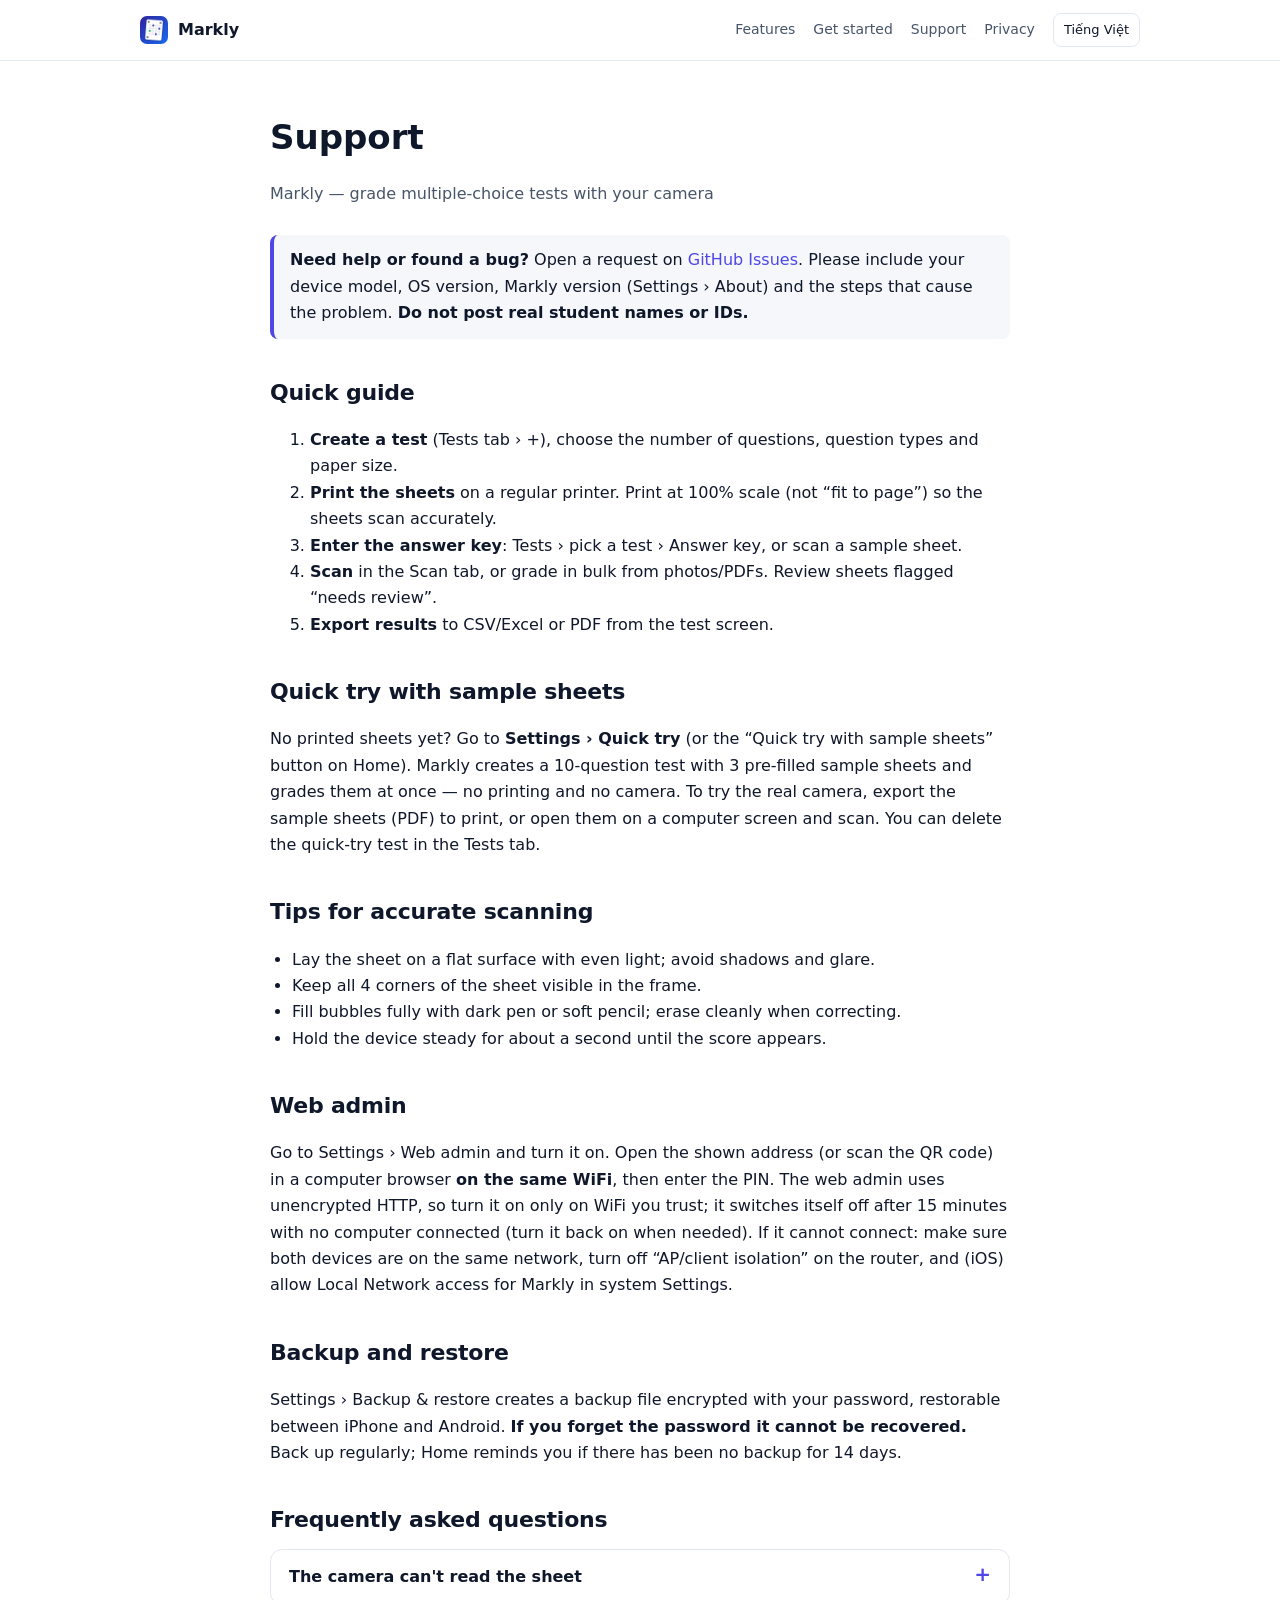
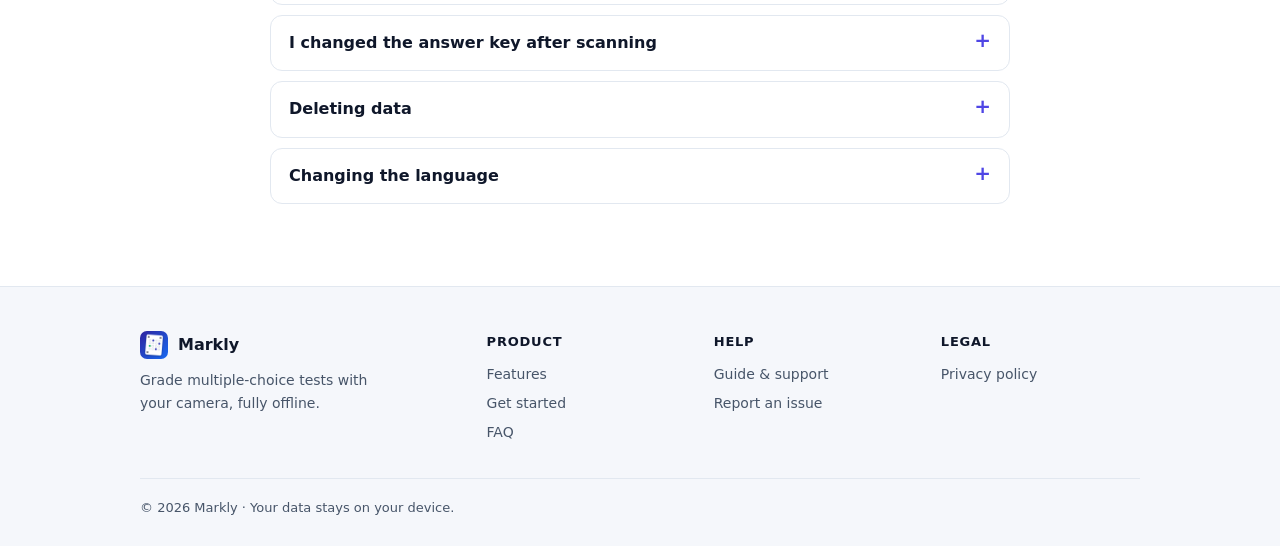
<file: support.html>
<!doctype html>
<html lang="vi">
<head>
<meta charset="utf-8">
<meta name="viewport" content="width=device-width,initial-scale=1">
<title>Support — Markly</title>
<meta name="description" content="Hỗ trợ và hướng dẫn sử dụng Markly. / Markly support and user guide.">
<meta name="theme-color" content="#4f46e5">
<meta name="color-scheme" content="light dark">
<link rel="canonical" href="https://mvmanh.github.io/markly-app/support.html">
<meta property="og:type" content="website">
<meta property="og:site_name" content="Markly">
<meta property="og:title" content="Support — Markly">
<meta property="og:description" content="Hỗ trợ và hướng dẫn sử dụng Markly. / Markly support and user guide.">
<meta property="og:url" content="https://mvmanh.github.io/markly-app/support.html">
<meta property="og:image" content="https://mvmanh.github.io/markly-app/og-image.jpg">
<meta property="og:image:width" content="1200">
<meta property="og:image:height" content="630">
<meta name="twitter:card" content="summary_large_image">
<meta name="twitter:title" content="Support — Markly">
<meta name="twitter:description" content="Hỗ trợ và hướng dẫn sử dụng Markly. / Markly support and user guide.">
<meta name="twitter:image" content="https://mvmanh.github.io/markly-app/og-image.jpg">
<link rel="icon" href="favicon.png">
<link rel="apple-touch-icon" href="apple-touch-icon.png">
<link rel="stylesheet" href="style.css">
<script src="lang.js"></script>
</head>
<body data-tvi="Hỗ trợ — Markly" data-ten="Support — Markly">
<a class="skip" href="#main"><span data-l="vi">Bỏ qua điều hướng</span><span data-l="en">Skip to content</span></a>
<header class="nav"><div class="wrap">
  <a class="brand" href="./"><img src="icon-128.png" alt=""><span>Markly</span></a>
  <nav>
    <a class="hide-sm" href="./#features"><span data-l="vi">Tính năng</span><span data-l="en">Features</span></a>
    <a class="hide-sm" href="./#start"><span data-l="vi">Bắt đầu</span><span data-l="en">Get started</span></a>
    <a href="support.html"><span data-l="vi">Hỗ trợ</span><span data-l="en">Support</span></a>
    <a href="privacy.html"><span data-l="vi">Quyền riêng tư</span><span data-l="en">Privacy</span></a>
    <button class="lang" id="lang" type="button">English</button>
  </nav>
</div></header>

<main id="main" class="wrap doc">
  <h1><span data-l="vi">Hỗ trợ</span><span data-l="en">Support</span></h1>
  <p class="meta"><span data-l="vi">Markly — chấm trắc nghiệm bằng camera</span><span data-l="en">Markly — grade multiple-choice tests with your camera</span></p>

  <div class="note"><span data-l="vi"><b>Cần giúp đỡ hoặc báo lỗi?</b> Mở một yêu cầu tại <a href="https://github.com/mvmanh/markly-app/issues">GitHub Issues</a>. Vui lòng ghi: kiểu máy, phiên bản hệ điều hành, phiên bản Markly (Cài đặt › Thông tin ứng dụng) và mô tả các bước gây lỗi. <b>Đừng đăng tên hoặc mã sinh viên thật.</b></span><span data-l="en"><b>Need help or found a bug?</b> Open a request on <a href="https://github.com/mvmanh/markly-app/issues">GitHub Issues</a>. Please include your device model, OS version, Markly version (Settings › About) and the steps that cause the problem. <b>Do not post real student names or IDs.</b></span></div>

  <h2><span data-l="vi">Hướng dẫn nhanh</span><span data-l="en">Quick guide</span></h2>
  <ol>
    <li><span data-l="vi"><b>Tạo bài kiểm tra</b> (tab Bài kiểm tra › +), chọn số câu, kiểu câu hỏi và khổ giấy.</span><span data-l="en"><b>Create a test</b> (Tests tab › +), choose the number of questions, question types and paper size.</span></li>
    <li><span data-l="vi"><b>In phiếu</b> bằng máy in thường. In ở tỉ lệ 100% (không chọn “vừa trang”) để phiếu quét chính xác.</span><span data-l="en"><b>Print the sheets</b> on a regular printer. Print at 100% scale (not “fit to page”) so the sheets scan accurately.</span></li>
    <li><span data-l="vi"><b>Nhập đáp án</b>: Bài kiểm tra › chọn bài › Đáp án, hoặc quét một bài làm mẫu.</span><span data-l="en"><b>Enter the answer key</b>: Tests › pick a test › Answer key, or scan a sample sheet.</span></li>
    <li><span data-l="vi"><b>Quét</b> ở tab Quét bài hoặc chấm hàng loạt từ ảnh/PDF. Xem lại các phiếu bị đánh dấu “cần xem lại”.</span><span data-l="en"><b>Scan</b> in the Scan tab, or grade in bulk from photos/PDFs. Review sheets flagged “needs review”.</span></li>
    <li><span data-l="vi"><b>Xuất kết quả</b> CSV/Excel hoặc PDF từ màn hình bài kiểm tra.</span><span data-l="en"><b>Export results</b> to CSV/Excel or PDF from the test screen.</span></li>
  </ol>

  <h2><span data-l="vi">Thử nhanh bằng phiếu mẫu</span><span data-l="en">Quick try with sample sheets</span></h2>
  <p><span data-l="vi">Chưa có phiếu in? Vào <b>Cài đặt › Thử nhanh</b> (hoặc nút “Thử nhanh với phiếu mẫu” trên Trang chủ). Markly tạo một bài 10 câu cùng 3 phiếu mẫu đã tô sẵn và chấm ngay, không cần in giấy hay mở camera. Muốn thử bằng camera thật, xuất phiếu mẫu (PDF) để in hoặc mở trên màn hình máy tính rồi quét. Bài thử nhanh có thể xóa trong tab Bài kiểm tra.</span><span data-l="en">No printed sheets yet? Go to <b>Settings › Quick try</b> (or the “Quick try with sample sheets” button on Home). Markly creates a 10-question test with 3 pre-filled sample sheets and grades them at once — no printing and no camera. To try the real camera, export the sample sheets (PDF) to print, or open them on a computer screen and scan. You can delete the quick-try test in the Tests tab.</span></p>

  <h2><span data-l="vi">Mẹo quét chính xác</span><span data-l="en">Tips for accurate scanning</span></h2>
  <ul>
    <li><span data-l="vi">Đặt phiếu trên mặt phẳng, đủ sáng, tránh bóng đổ và chói.</span><span data-l="en">Lay the sheet on a flat surface with even light; avoid shadows and glare.</span></li>
    <li><span data-l="vi">Thấy rõ cả 4 góc phiếu trong khung hình.</span><span data-l="en">Keep all 4 corners of the sheet visible in the frame.</span></li>
    <li><span data-l="vi">Tô kín ô bằng bút mực đen/xanh đậm hoặc bút chì mềm; tẩy sạch khi sửa.</span><span data-l="en">Fill bubbles fully with dark pen or soft pencil; erase cleanly when correcting.</span></li>
    <li><span data-l="vi">Giữ máy ổn định khoảng một giây cho đến khi điểm hiện ra.</span><span data-l="en">Hold the device steady for about a second until the score appears.</span></li>
  </ul>

  <h2><span data-l="vi">Web quản trị</span><span data-l="en">Web admin</span></h2>
  <p><span data-l="vi">Vào Cài đặt › Web quản trị và bật lên. Mở địa chỉ hiển thị (hoặc quét mã QR) trên trình duyệt máy tính <b>cùng mạng WiFi</b>, rồi nhập mã PIN. Web quản trị dùng HTTP không mã hóa nên chỉ bật trên WiFi bạn tin cậy; web tự tắt sau 15 phút không có máy tính kết nối (bật lại khi cần). Nếu không kết nối được: kiểm tra hai thiết bị cùng mạng, tắt “cách ly thiết bị/AP isolation” trên router, và (iOS) cho phép quyền Mạng cục bộ cho Markly trong Cài đặt hệ thống.</span><span data-l="en">Go to Settings › Web admin and turn it on. Open the shown address (or scan the QR code) in a computer browser <b>on the same WiFi</b>, then enter the PIN. The web admin uses unencrypted HTTP, so turn it on only on WiFi you trust; it switches itself off after 15 minutes with no computer connected (turn it back on when needed). If it cannot connect: make sure both devices are on the same network, turn off “AP/client isolation” on the router, and (iOS) allow Local Network access for Markly in system Settings.</span></p>

  <h2><span data-l="vi">Sao lưu và khôi phục</span><span data-l="en">Backup and restore</span></h2>
  <p><span data-l="vi">Cài đặt › Sao lưu &amp; khôi phục tạo tệp sao lưu được mã hóa bằng mật khẩu của bạn, có thể khôi phục giữa iPhone và Android. <b>Nếu quên mật khẩu, không thể khôi phục.</b> Hãy sao lưu định kỳ; Trang chủ sẽ nhắc nếu bạn chưa sao lưu trong 14 ngày.</span><span data-l="en">Settings › Backup &amp; restore creates a backup file encrypted with your password, restorable between iPhone and Android. <b>If you forget the password it cannot be recovered.</b> Back up regularly; Home reminds you if there has been no backup for 14 days.</span></p>

  <h2><span data-l="vi">Câu hỏi thường gặp</span><span data-l="en">Frequently asked questions</span></h2>
  <details><summary><span data-l="vi">Camera không đọc được phiếu</span><span data-l="en">The camera can't read the sheet</span></summary><p><span data-l="vi">Kiểm tra ánh sáng, 4 góc phiếu, phiếu không bị nhăn/gập, và phiếu được in đúng 100%. Thử “Chấm từ ảnh/PDF” với ảnh chụp rõ nét.</span><span data-l="en">Check the lighting, all 4 corners, that the sheet isn't creased, and that it was printed at exactly 100%. Try “Grade from photos/PDF” with a sharp photo.</span></p></details>
  <details><summary><span data-l="vi">Tôi đổi đáp án sau khi đã quét</span><span data-l="en">I changed the answer key after scanning</span></summary><p><span data-l="vi">Sửa đáp án trong màn hình bài kiểm tra; mọi bài đã quét sẽ được chấm lại tự động.</span><span data-l="en">Edit the key in the test screen; every scanned sheet is regraded automatically.</span></p></details>
  <details><summary><span data-l="vi">Xóa dữ liệu</span><span data-l="en">Deleting data</span></summary><p><span data-l="vi">Cài đặt › Xóa toàn bộ dữ liệu, hoặc gỡ cài đặt ứng dụng. Chúng tôi không giữ bản sao nào trên máy chủ.</span><span data-l="en">Settings › Wipe all data, or uninstall the app. We keep no copy on any server.</span></p></details>
  <details><summary><span data-l="vi">Đổi ngôn ngữ</span><span data-l="en">Changing the language</span></summary><p><span data-l="vi">Cài đặt › Ngôn ngữ. Áp dụng ngay cho giao diện, phiếu in và tệp xuất.</span><span data-l="en">Settings › Language. Applies immediately to the interface, printed sheets and exports.</span></p></details>
</main>

<footer><div class="wrap fgrid">
  <div class="fbrand"><a class="brand" href="./"><img src="icon-128.png" alt="" width="28" height="28"><span>Markly</span></a>
    <p><span data-l="vi">Chấm trắc nghiệm bằng camera, hoàn toàn offline.</span><span data-l="en">Grade multiple-choice tests with your camera, fully offline.</span></p></div>
  <div><h4><span data-l="vi">Sản phẩm</span><span data-l="en">Product</span></h4>
    <a href="./#features"><span data-l="vi">Tính năng</span><span data-l="en">Features</span></a>
    <a href="./#start"><span data-l="vi">Bắt đầu</span><span data-l="en">Get started</span></a>
    <a href="./#faq">FAQ</a></div>
  <div><h4><span data-l="vi">Hỗ trợ</span><span data-l="en">Help</span></h4>
    <a href="support.html"><span data-l="vi">Hướng dẫn &amp; hỗ trợ</span><span data-l="en">Guide &amp; support</span></a>
    <a href="https://github.com/mvmanh/markly-app/issues"><span data-l="vi">Báo lỗi / góp ý</span><span data-l="en">Report an issue</span></a></div>
  <div><h4><span data-l="vi">Pháp lý</span><span data-l="en">Legal</span></h4>
    <a href="privacy.html"><span data-l="vi">Quyền riêng tư</span><span data-l="en">Privacy policy</span></a></div>
  <div class="copy">© 2026 Markly · <span data-l="vi">Dữ liệu của bạn ở lại trên máy bạn.</span><span data-l="en">Your data stays on your device.</span></div>
</div></footer>
</body>
</html>
</file>
<file: style.css>
:root{--bg:#fff;--bg2:#f5f7fb;--fg:#0f172a;--muted:#475569;--line:#e2e8f0;--brand:#4f46e5;--brand-d:#4338ca;--card:#fff;--shadow:0 1px 2px rgba(15,23,42,.06),0 8px 24px rgba(15,23,42,.06)}
@media (prefers-color-scheme:dark){:root{--bg:#0b1220;--bg2:#101a2e;--fg:#e5e9f2;--muted:#9aa7bd;--line:#1f2b44;--brand:#a5b4fc;--brand-d:#6366f1;--card:#121c33;--shadow:0 1px 2px rgba(0,0,0,.4)}}
*{box-sizing:border-box}html{scroll-behavior:smooth}
body{margin:0;background:var(--bg);color:var(--fg);font:16px/1.65 system-ui,-apple-system,"Segoe UI",Roboto,"Helvetica Neue",Arial,sans-serif}
a{color:var(--brand);text-decoration:none}a:hover{text-decoration:underline}
.wrap{max-width:1040px;margin:0 auto;padding:0 20px}
header.nav{position:sticky;top:0;z-index:10;background:color-mix(in srgb,var(--bg) 88%,transparent);backdrop-filter:blur(10px);border-bottom:1px solid var(--line)}
.nav .wrap{display:flex;align-items:center;gap:20px;height:60px}
.brand{display:flex;align-items:center;gap:10px;font-weight:700;color:var(--fg)}.brand img{width:28px;height:28px;border-radius:7px}
.nav nav{margin-left:auto;display:flex;align-items:center;gap:18px;font-size:14px}.nav nav a{color:var(--muted)}.nav nav a:hover{color:var(--fg);text-decoration:none}
.lang{border:1px solid var(--line);background:var(--card);color:var(--fg);border-radius:8px;padding:5px 10px;font:inherit;font-size:13px;cursor:pointer}
.hero{padding:72px 0 56px;background:linear-gradient(180deg,var(--bg2),var(--bg));text-align:center}
.hero img.logo{width:88px;height:88px;border-radius:20px;box-shadow:var(--shadow)}
.hero h1{font-size:clamp(28px,5vw,46px);line-height:1.15;margin:22px auto 14px;max-width:760px;letter-spacing:-.02em}
.hero p.lead{font-size:18px;color:var(--muted);max-width:640px;margin:0 auto 28px}
.btns{display:flex;gap:12px;justify-content:center;flex-wrap:wrap}
.btn{display:inline-block;padding:12px 22px;border-radius:10px;font-weight:600;border:1px solid var(--line);background:var(--card);color:var(--fg)}
.btn:hover{text-decoration:none;border-color:var(--brand)}
.btn.primary{background:var(--brand-d);border-color:var(--brand-d);color:#fff}.btn.primary:hover{filter:brightness(1.08)}
.badges{margin-top:22px;display:flex;gap:8px;justify-content:center;flex-wrap:wrap}
.badge{font-size:13px;padding:4px 12px;border-radius:99px;background:var(--card);border:1px solid var(--line);color:var(--muted)}
section{padding:60px 0}section.alt{background:var(--bg2)}
h2{font-size:28px;letter-spacing:-.01em;margin:0 0 8px}.sub{color:var(--muted);margin:0 0 32px;max-width:640px}
.grid{display:grid;gap:18px;grid-template-columns:repeat(auto-fit,minmax(260px,1fr))}
.card{background:var(--card);border:1px solid var(--line);border-radius:14px;padding:22px;box-shadow:var(--shadow)}
.card h3{margin:0 0 6px;font-size:17px}.card p{margin:0;color:var(--muted);font-size:15px}.card .ic{font-size:26px;margin-bottom:10px}
ol.steps{counter-reset:s;list-style:none;padding:0;margin:0;display:grid;gap:14px}
ol.steps li{counter-increment:s;background:var(--card);border:1px solid var(--line);border-radius:12px;padding:16px 18px 16px 62px;position:relative}
ol.steps li:before{content:counter(s);position:absolute;left:18px;top:14px;width:32px;height:32px;border-radius:50%;background:var(--brand-d);color:#fff;font-weight:700;display:grid;place-items:center}
table{width:100%;border-collapse:collapse;background:var(--card);border:1px solid var(--line);border-radius:12px;overflow:hidden;font-size:15px}
th,td{text-align:left;padding:12px 16px;border-bottom:1px solid var(--line);vertical-align:top}th{background:var(--bg2);font-size:13px;text-transform:uppercase;letter-spacing:.04em;color:var(--muted)}tr:last-child td{border-bottom:0}
code,kbd{font:13px ui-monospace,SFMono-Regular,Menlo,monospace;background:var(--bg2);border:1px solid var(--line);border-radius:6px;padding:1px 6px}
details{background:var(--card);border:1px solid var(--line);border-radius:12px;padding:14px 18px;margin-bottom:10px}summary{cursor:pointer;font-weight:600}details p{color:var(--muted);margin:10px 0 0}
footer{border-top:1px solid var(--line);padding:32px 0;color:var(--muted);font-size:14px}footer .wrap{display:flex;gap:16px;flex-wrap:wrap;justify-content:space-between}
.doc{max-width:780px;padding:48px 20px 72px}.doc h1{font-size:34px;margin:0 0 6px}.doc h2{font-size:22px;margin:36px 0 10px}.doc h3{font-size:17px;margin:22px 0 6px}.doc .meta{color:var(--muted);margin-bottom:28px}.doc ul{padding-left:22px}
.note{background:var(--bg2);border-left:4px solid var(--brand);padding:12px 16px;border-radius:8px;margin:18px 0}
[data-l]{display:none}html[lang=vi] [data-l=vi],html[lang=en] [data-l=en]{display:revert}
@media(max-width:640px){.nav nav a.hide-sm{display:none}.hero{padding:48px 0 36px}th,td{padding:10px}}

.soon{display:inline-block;padding:12px 22px;border-radius:10px;border:1px dashed var(--line);color:var(--muted)}
.hero img.logo{background:var(--card)}

/* ---- Trang giới thiệu mở rộng ---- */
.hero{padding:56px 0 40px;text-align:left}
.split{display:grid;grid-template-columns:1.05fr .95fr;gap:48px;align-items:center}
.split.flip .txt{order:2}
.hero .txt .logo{width:72px;height:72px;margin-bottom:6px}
.hero h1{margin:14px 0 14px;max-width:none}
.hero p.lead{margin:0 0 26px;max-width:540px}
.hero .btns,.hero .badges{justify-content:flex-start}
.shot{margin:0;display:flex;justify-content:center}
.phone{width:min(290px,70vw);border:9px solid #0f172a;border-radius:42px;overflow:hidden;background:#0f172a;box-shadow:0 30px 60px -20px rgba(79,70,229,.45),0 8px 24px rgba(15,23,42,.18);position:relative}
.phone:before{content:"";position:absolute;top:8px;left:50%;transform:translateX(-50%);width:84px;height:22px;background:#0f172a;border-radius:99px;z-index:2}
.phone img{display:block;width:100%;height:auto}
.hero .phone{width:min(300px,72vw);transform:rotate(2deg)}
.browser{width:100%;max-width:560px;border:1px solid var(--line);border-radius:14px;overflow:hidden;background:var(--card);box-shadow:var(--shadow),0 30px 60px -24px rgba(79,70,229,.35)}
.browser .bar{display:flex;align-items:center;gap:6px;padding:10px 14px;border-bottom:1px solid var(--line);background:var(--bg2)}
.browser .bar i{width:10px;height:10px;border-radius:50%;background:var(--line)}
.browser .bar span{margin-left:10px;font:12px ui-monospace,Menlo,monospace;color:var(--muted);background:var(--card);border:1px solid var(--line);border-radius:6px;padding:2px 10px}
.browser img{display:block;width:100%;height:auto}
.stats{border-top:1px solid var(--line);border-bottom:1px solid var(--line);background:var(--bg2)}
.stats .wrap{display:grid;grid-template-columns:repeat(4,1fr);gap:12px;padding:22px 20px;text-align:center}
.stats b{display:block;font-size:26px;letter-spacing:-.02em;color:var(--brand)}
.stats span{font-size:13px;color:var(--muted)}
section.feat{padding:72px 0}
.kicker{display:inline-block;font-size:12px;font-weight:700;letter-spacing:.08em;text-transform:uppercase;color:var(--brand);background:color-mix(in srgb,var(--brand) 12%,transparent);padding:4px 12px;border-radius:99px;margin-bottom:14px}
.feat h2{font-size:clamp(26px,3.4vw,36px);line-height:1.15;margin:0 0 12px}
.feat .sub{margin-bottom:20px}
ul.ticks{list-style:none;padding:0;margin:0;display:grid;gap:10px}
ul.ticks li{position:relative;padding-left:30px}
ul.ticks li:before{content:"";position:absolute;left:0;top:3px;width:20px;height:20px;border-radius:50%;background:var(--brand-d) url("data:image/svg+xml,%3Csvg xmlns='http://www.w3.org/2000/svg' viewBox='0 0 20 20'%3E%3Cpath d='M5.5 10.5l3 3 6-6.5' fill='none' stroke='white' stroke-width='2' stroke-linecap='round' stroke-linejoin='round'/%3E%3C/svg%3E") center/20px no-repeat}
.card .ic{font-size:26px}
ol.steps3{list-style:none;padding:0;margin:0;display:grid;grid-template-columns:repeat(3,1fr);gap:22px;counter-reset:s}
ol.steps3 li{counter-increment:s;text-align:center;display:flex;flex-direction:column;align-items:center;gap:6px}
ol.steps3 li b:before{content:counter(s) ". "}
ol.steps3 .mini{width:min(170px,50vw);border:6px solid #0f172a;border-radius:28px;overflow:hidden;margin-bottom:10px;box-shadow:var(--shadow)}
ol.steps3 .mini img{display:block;width:100%;height:auto}
ol.steps3 span{color:var(--muted);font-size:15px;max-width:240px}
section.privacy{background:linear-gradient(135deg,#312e81,#4f46e5 60%,#7c3aed);color:#fff}
section.privacy .sub{color:#e0e7ff}
section.privacy a{color:#fff;text-decoration:underline}
.pcard{background:rgba(255,255,255,.12);border:1px solid rgba(255,255,255,.22);border-radius:14px;padding:20px;display:flex;flex-direction:column;gap:4px}
.pcard span{color:#e0e7ff;font-size:15px}
.js .reveal{opacity:0;transform:translateY(18px);transition:opacity .6s ease,transform .6s ease}
.js .reveal.in{opacity:1;transform:none}
@media (prefers-reduced-motion:reduce){.js .reveal{opacity:1;transform:none;transition:none}html{scroll-behavior:auto}.hero .phone{transform:none}}
@media (max-width:820px){
  .split,.split.flip{grid-template-columns:1fr;gap:28px}
  .split.flip .txt{order:0}
  .hero{text-align:center}.hero .btns,.hero .badges{justify-content:center}.hero p.lead{margin-left:auto;margin-right:auto}
  .stats .wrap{grid-template-columns:repeat(2,1fr)}
  ol.steps3{grid-template-columns:1fr}
  section.feat{padding:48px 0}
}

/* ---- Chuyên nghiệp hóa ---- */
.skip{position:absolute;left:-9999px;top:8px;background:var(--brand-d);color:#fff;padding:8px 14px;border-radius:8px;z-index:100}
.skip:focus{left:12px;text-decoration:none}
:focus-visible{outline:3px solid color-mix(in srgb,var(--brand) 70%,transparent);outline-offset:3px;border-radius:6px}
section,[id]{scroll-margin-top:76px}
.hero{position:relative;overflow:hidden}
.hero:before,.hero:after{content:"";position:absolute;border-radius:50%;filter:blur(70px);opacity:.35;pointer-events:none}
.hero:before{width:420px;height:420px;background:#818cf8;right:-80px;top:-120px}
.hero:after{width:320px;height:320px;background:#c4b5fd;left:-100px;bottom:-140px;opacity:.28}
.hero .wrap{position:relative;z-index:1}
.btn,.card,.pcard,details{transition:transform .2s ease,box-shadow .2s ease,border-color .2s ease}
.card:hover{transform:translateY(-3px);border-color:var(--brand)}
.btn:hover{transform:translateY(-1px)}
.hero h1{background:linear-gradient(135deg,var(--fg) 40%,var(--brand));-webkit-background-clip:text;background-clip:text;-webkit-text-fill-color:transparent}
footer{background:var(--bg2);padding:44px 0 28px}
footer .wrap.fgrid{display:grid;grid-template-columns:1.6fr 1fr 1fr 1fr;gap:28px;justify-content:initial}
.fgrid h4{margin:0 0 10px;font-size:13px;letter-spacing:.06em;text-transform:uppercase;color:var(--fg)}
.fgrid a{display:block;color:var(--muted);margin:6px 0;font-size:14px}
.fgrid .brand{margin-bottom:8px}
.fgrid .fbrand p{margin:0;max-width:260px}
.fgrid .copy{grid-column:1/-1;border-top:1px solid var(--line);padding-top:18px;font-size:13px}
details[open]{border-color:var(--brand)}
summary{list-style:none;position:relative;padding-right:24px}
summary::-webkit-details-marker{display:none}
summary:after{content:"+";position:absolute;right:0;top:0;font-size:20px;line-height:1;color:var(--brand)}
details[open] summary:after{content:"–"}
@media (max-width:820px){footer .wrap.fgrid{grid-template-columns:1fr 1fr}.fgrid .fbrand{grid-column:1/-1}}
@media print{.nav,footer,.skip,.hero:before,.hero:after{display:none}.js .reveal{opacity:1;transform:none}}
.fgrid a.brand{display:flex;align-items:center;gap:10px;color:var(--fg);font-size:16px;margin:0 0 10px}
</file>
